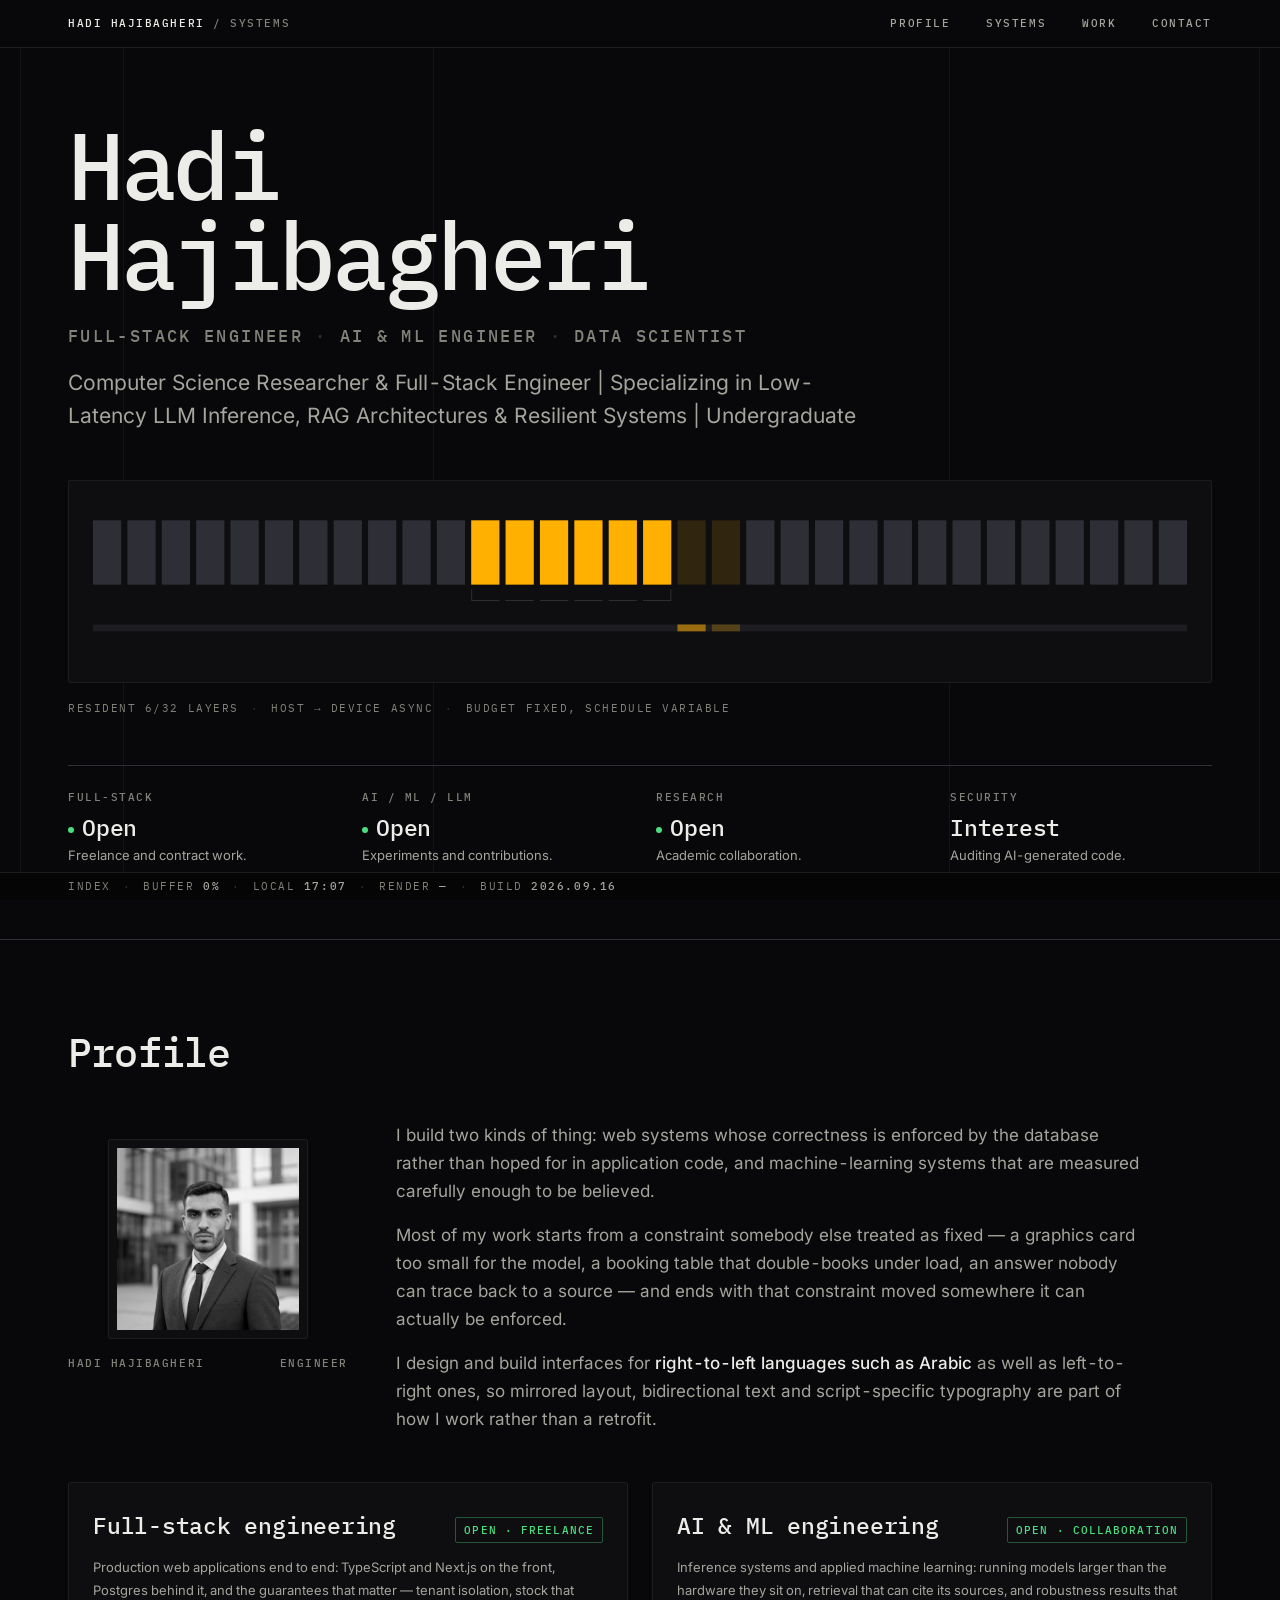
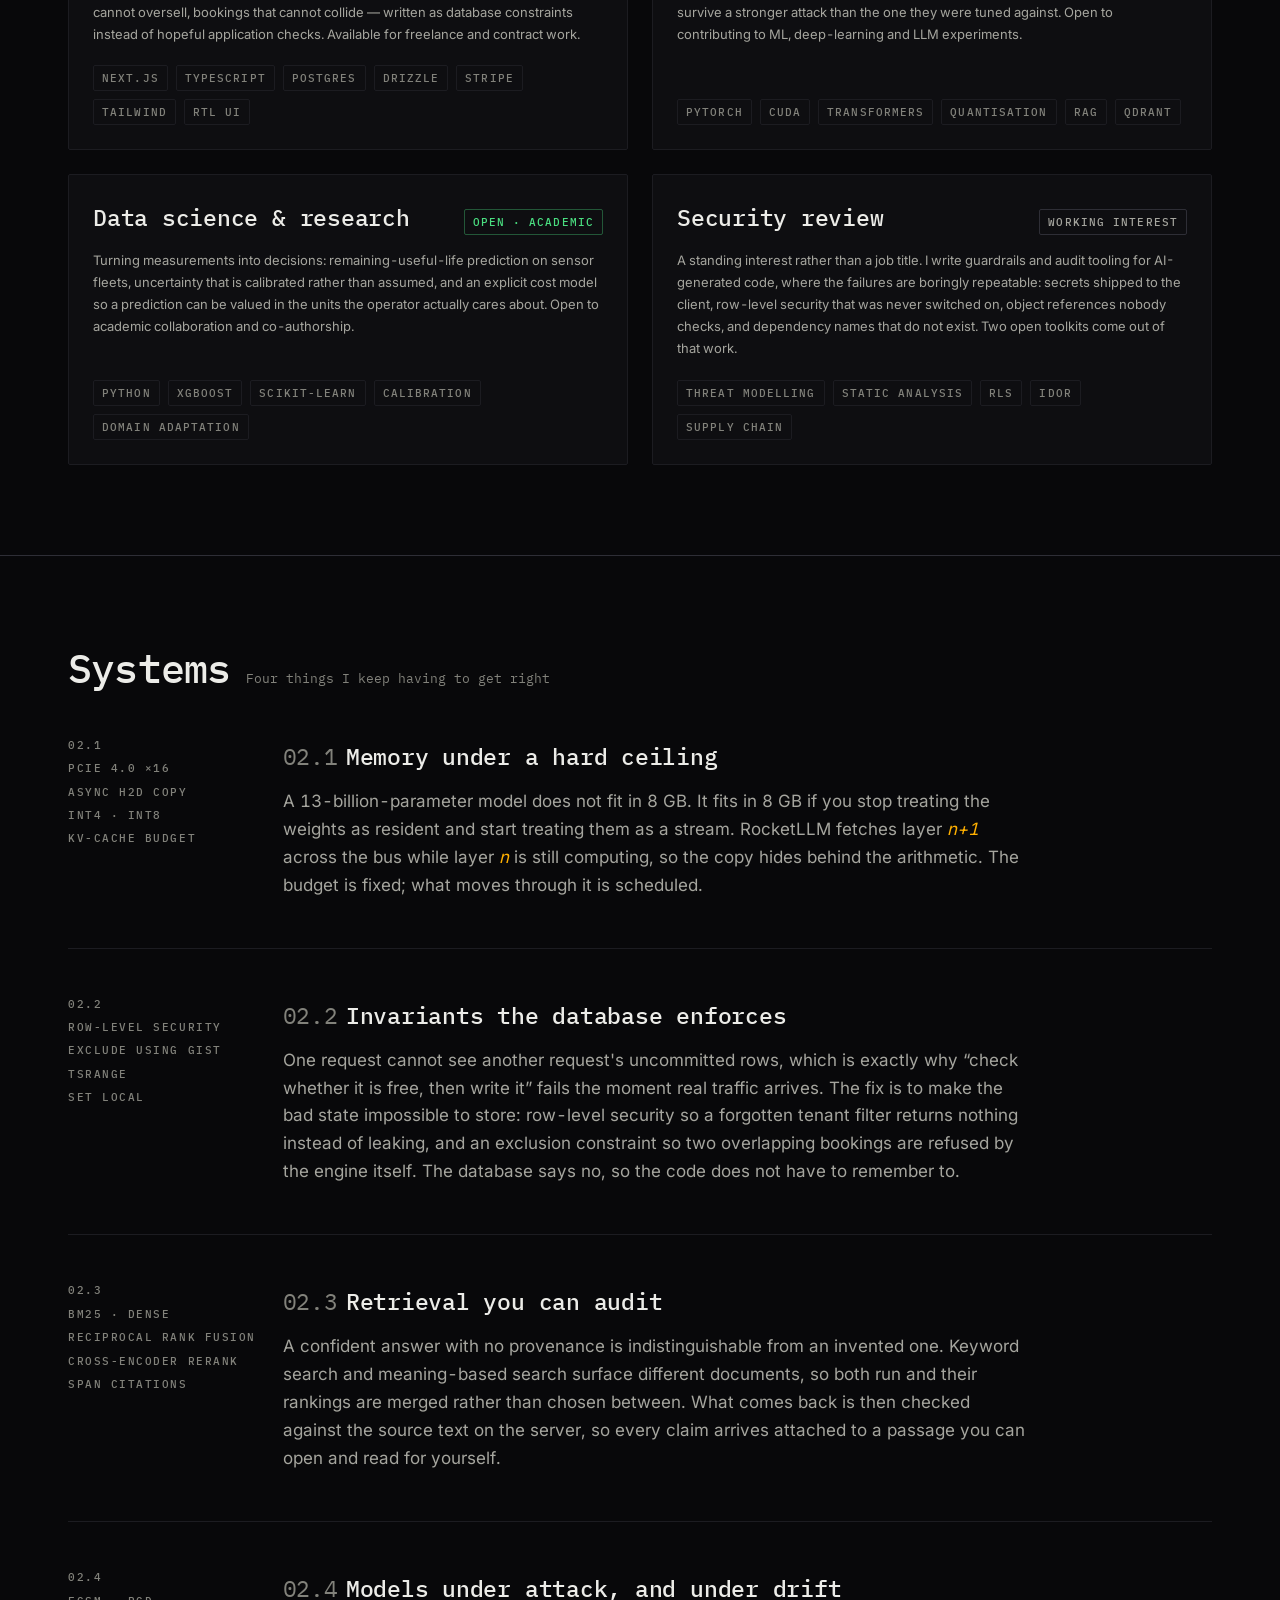
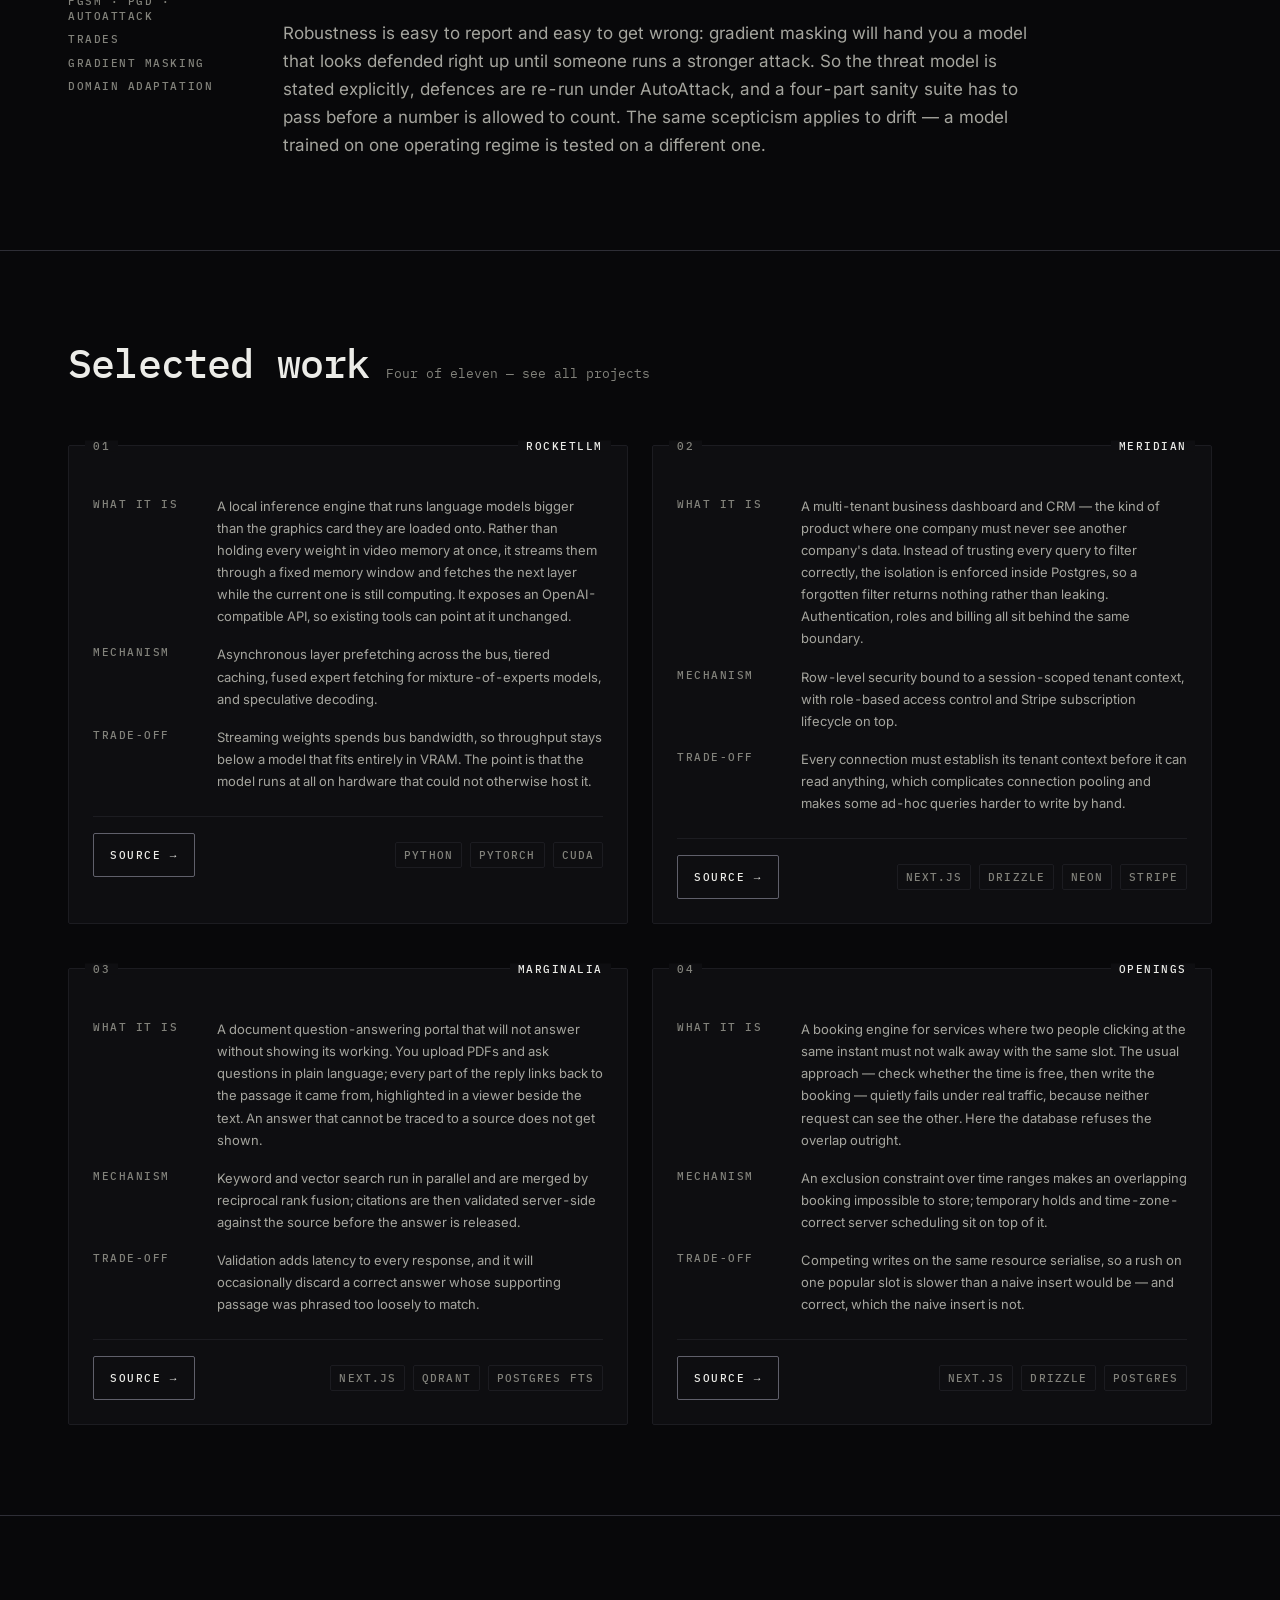
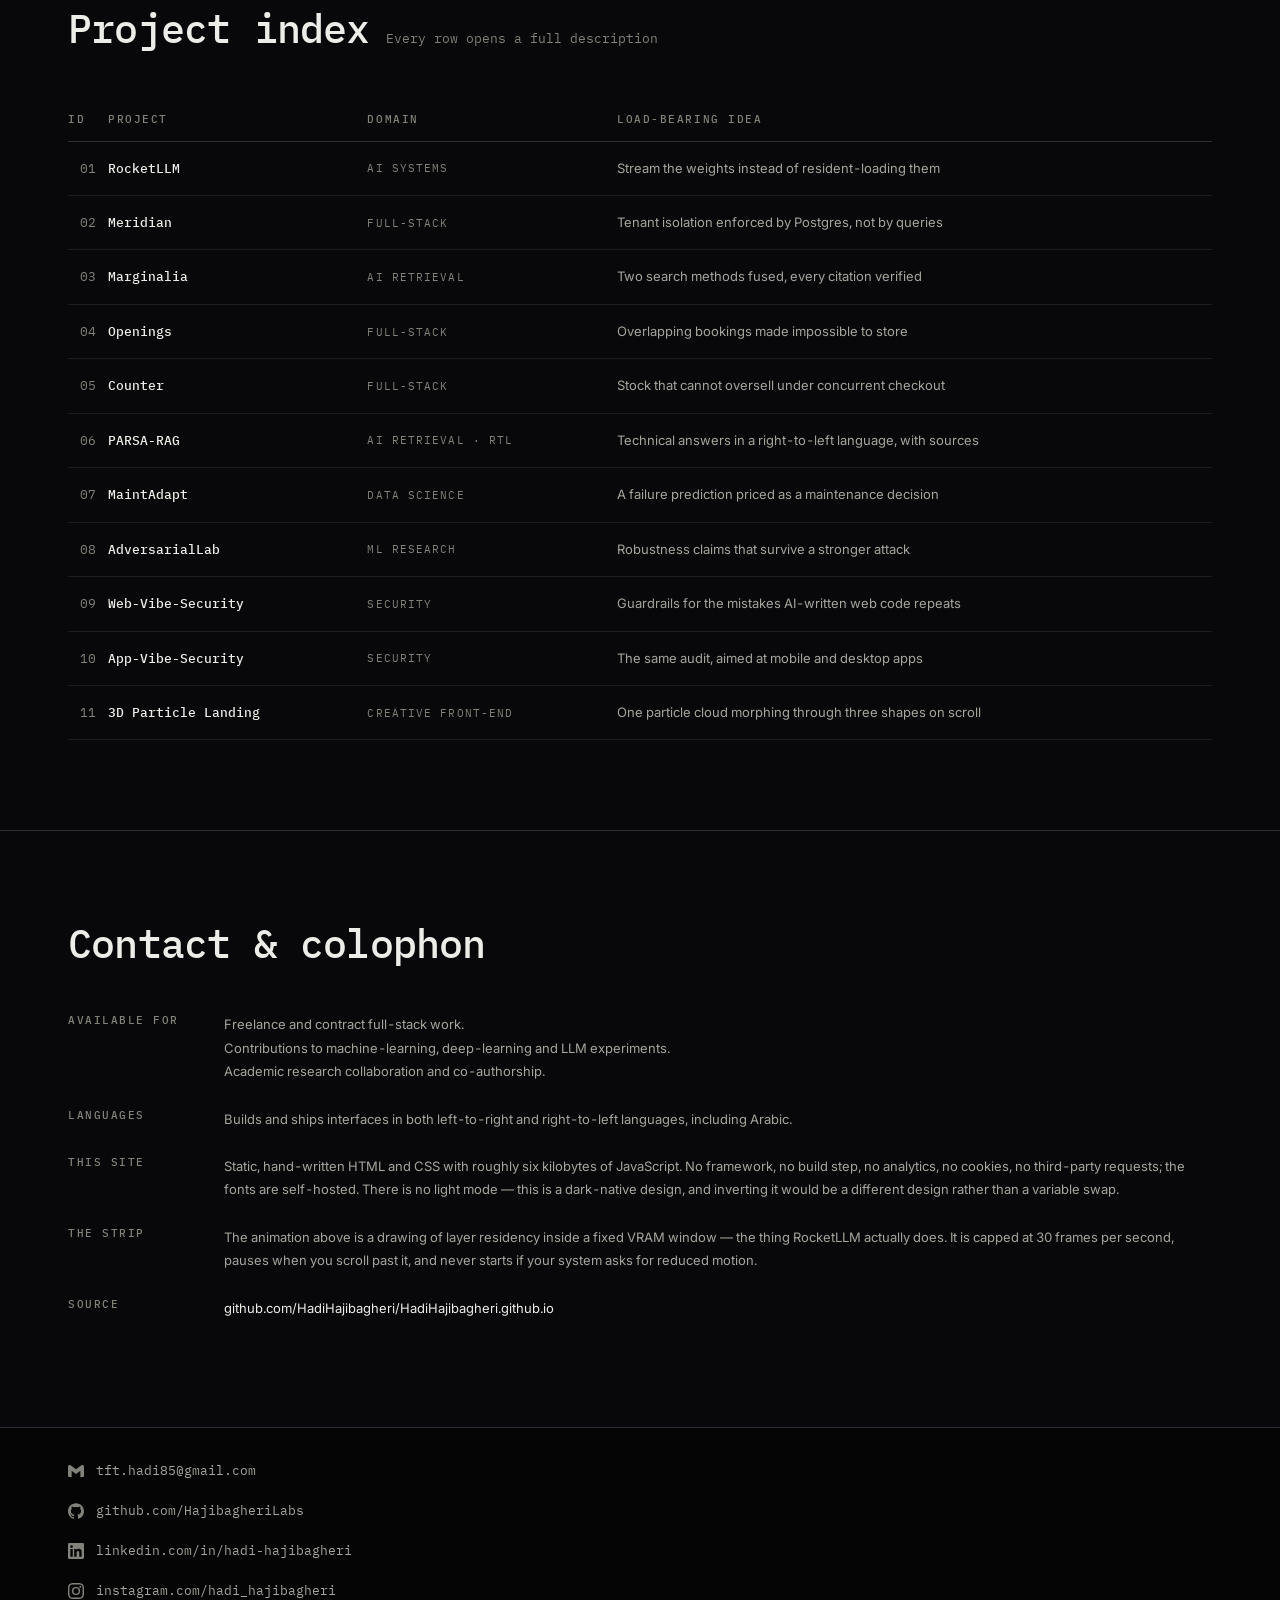
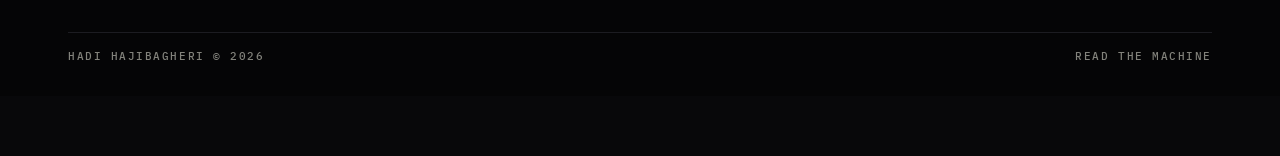
<file: index.html>
<!doctype html>
<html lang="en">
<head>
<meta charset="utf-8">
<meta name="viewport" content="width=device-width, initial-scale=1">
<title>Hadi Hajibagheri — Full-stack, AI & Data Science Engineer</title>
<meta name="description" content="Hadi Hajibagheri — full-stack engineer available for freelance work, AI/ML engineer and data scientist open to research collaboration. I work at the layer where the abstraction leaks.">
<meta name="author" content="Hadi Hajibagheri">
<meta name="theme-color" content="#08080A">
<link rel="canonical" href="https://hadihajibagheri.github.io/">

<meta property="og:type" content="website">
<meta property="og:title" content="Hadi Hajibagheri — Full-stack, AI & Data Science Engineer">
<meta property="og:description" content="I work at the layer where the abstraction leaks: memory budgets, isolation boundaries, retrieval provenance, adversarial bounds.">
<meta property="og:url" content="https://hadihajibagheri.github.io/">
<meta property="og:image" content="https://hadihajibagheri.github.io/assets/img/og.png">
<meta name="twitter:card" content="summary_large_image">

<link rel="icon" href="assets/img/favicon.svg" type="image/svg+xml">
<link rel="apple-touch-icon" href="assets/img/apple-touch-icon.png">

<link rel="preload" href="assets/fonts/plex-mono-500.woff2" as="font" type="font/woff2" crossorigin>
<link rel="stylesheet" href="assets/css/site.css">
</head>
<body>

<a class="skip-link" href="#main">Skip to content</a>
<div class="grid-rules" aria-hidden="true"></div>

<header class="topbar">
  <div class="container">
    <a class="brand" href="index.html">Hadi Hajibagheri <span>/ Systems</span></a>
    <nav class="nav" aria-label="Sections">
      <a href="#profile" data-nav="profile">Profile</a>
      <a href="#systems" data-nav="systems">Systems</a>
      <a href="#work"    data-nav="work">Work</a>
      <a href="#contact" data-nav="contact">Contact</a>
    </nav>
  </div>
</header>

<div class="site">
<main id="main">

<!-- ======================================================== 00 · HERO -->
<section id="hero" class="section hero" data-name="Index">
  <div class="container">

    <h1 class="hero-name"><span class="ln">Hadi</span><span class="ln">Hajibagheri</span></h1>

    <p class="hero-role">
      <span>Full-stack engineer</span><span class="sep" aria-hidden="true">·</span>
      <span>AI &amp; ML engineer</span><span class="sep" aria-hidden="true">·</span>
      <span>Data scientist</span>
    </p>

    <p class="lead hero-lead">
      Computer Science Researcher &amp; Full-Stack Engineer | Specializing in
      Low-Latency LLM Inference, RAG Architectures &amp; Resilient Systems | Undergraduate
    </p>

    <div class="residency" data-residency>
      <div class="residency-figure">
        <svg viewBox="0 0 1000 140" preserveAspectRatio="none" xmlns="http://www.w3.org/2000/svg" role="img" aria-label="A 32-layer model strip: six layers are resident inside a fixed VRAM window while the next two are being copied across the bus."><title>Layer residency inside a fixed VRAM window</title><rect x="0" y="14" width="25.801" height="58.8" fill="#2E2E36"/><rect x="31.426" y="14" width="25.801" height="58.8" fill="#2E2E36"/><rect x="62.852" y="14" width="25.801" height="58.8" fill="#2E2E36"/><rect x="94.277" y="14" width="25.801" height="58.8" fill="#2E2E36"/><rect x="125.703" y="14" width="25.801" height="58.8" fill="#2E2E36"/><rect x="157.129" y="14" width="25.801" height="58.8" fill="#2E2E36"/><rect x="188.555" y="14" width="25.801" height="58.8" fill="#2E2E36"/><rect x="219.98" y="14" width="25.801" height="58.8" fill="#2E2E36"/><rect x="251.406" y="14" width="25.801" height="58.8" fill="#FFB000"/><rect x="282.832" y="14" width="25.801" height="58.8" fill="#FFB000"/><rect x="314.258" y="14" width="25.801" height="58.8" fill="#FFB000"/><rect x="345.684" y="14" width="25.801" height="58.8" fill="#FFB000"/><rect x="377.109" y="14" width="25.801" height="58.8" fill="#FFB000"/><rect x="408.535" y="14" width="25.801" height="58.8" fill="#FFB000"/><rect x="439.961" y="14" width="25.801" height="58.8" fill="rgba(255,176,0,0.14)"/><rect x="471.387" y="14" width="25.801" height="58.8" fill="rgba(255,176,0,0.14)"/><rect x="502.812" y="14" width="25.801" height="58.8" fill="#2E2E36"/><rect x="534.238" y="14" width="25.801" height="58.8" fill="#2E2E36"/><rect x="565.664" y="14" width="25.801" height="58.8" fill="#2E2E36"/><rect x="597.09" y="14" width="25.801" height="58.8" fill="#2E2E36"/><rect x="628.516" y="14" width="25.801" height="58.8" fill="#2E2E36"/><rect x="659.941" y="14" width="25.801" height="58.8" fill="#2E2E36"/><rect x="691.367" y="14" width="25.801" height="58.8" fill="#2E2E36"/><rect x="722.793" y="14" width="25.801" height="58.8" fill="#2E2E36"/><rect x="754.219" y="14" width="25.801" height="58.8" fill="#2E2E36"/><rect x="785.645" y="14" width="25.801" height="58.8" fill="#2E2E36"/><rect x="817.07" y="14" width="25.801" height="58.8" fill="#2E2E36"/><rect x="848.496" y="14" width="25.801" height="58.8" fill="#2E2E36"/><rect x="879.922" y="14" width="25.801" height="58.8" fill="#2E2E36"/><rect x="911.348" y="14" width="25.801" height="58.8" fill="#2E2E36"/><rect x="942.773" y="14" width="25.801" height="58.8" fill="#2E2E36"/><rect x="974.199" y="14" width="25.801" height="58.8" fill="#2E2E36"/><path d="M251.406 87.3 H277.207" stroke="#2E2E36" stroke-width="1" fill="none"/><path d="M251.906 86.8 V77" stroke="#2E2E36" stroke-width="1" fill="none"/><path d="M282.832 87.3 H308.633" stroke="#2E2E36" stroke-width="1" fill="none"/><path d="M314.258 87.3 H340.059" stroke="#2E2E36" stroke-width="1" fill="none"/><path d="M345.684 87.3 H371.484" stroke="#2E2E36" stroke-width="1" fill="none"/><path d="M377.109 87.3 H402.91" stroke="#2E2E36" stroke-width="1" fill="none"/><path d="M408.535 87.3 H434.336" stroke="#2E2E36" stroke-width="1" fill="none"/><path d="M433.836 86.8 V77" stroke="#2E2E36" stroke-width="1" fill="none"/><rect x="0" y="109.2" width="1000" height="6.3" fill="#1C1C21"/><rect x="439.961" y="109.2" width="25.801" height="6.3" fill="#FFB000" opacity="0.55"/><rect x="471.387" y="109.2" width="25.801" height="6.3" fill="#FFB000" opacity="0.25"/></svg>
        <canvas aria-hidden="true"></canvas>
      </div>
    </div>
    <p class="residency-caption">
      <span>Resident 6/32 layers</span><span class="sep" aria-hidden="true">·</span>
      <span>Host → device async</span><span class="sep" aria-hidden="true">·</span>
      <span>Budget fixed, schedule variable</span>
    </p>

    <h2 class="vh">Availability</h2>
    <div class="readouts" data-reveal-group>
      <div class="readout">
        <span class="micro">Full-stack</span>
        <p class="readout-value"><span class="dot" aria-hidden="true"></span>Open</p>
        <p class="readout-sub">Freelance and contract work.</p>
      </div>
      <div class="readout">
        <span class="micro">AI / ML / LLM</span>
        <p class="readout-value"><span class="dot" aria-hidden="true"></span>Open</p>
        <p class="readout-sub">Experiments and contributions.</p>
      </div>
      <div class="readout">
        <span class="micro">Research</span>
        <p class="readout-value"><span class="dot" aria-hidden="true"></span>Open</p>
        <p class="readout-sub">Academic collaboration.</p>
      </div>
      <div class="readout">
        <span class="micro">Security</span>
        <p class="readout-value">Interest</p>
        <p class="readout-sub">Auditing AI-generated code.</p>
      </div>
    </div>

  </div>
</section>

<!-- ===================================================== 01 · PROFILE -->
<section id="profile" class="section" data-name="Profile">
  <div class="container">
    <div class="section-head">
      <h2 class="section-title">Profile</h2>
    </div>

    <div class="profile-grid">
      <div>
        <!-- PORTRAIT: replace assets/img/portrait.jpg with your own square photo.
             Keep the same filename and nothing else needs to change. -->
        <figure class="portrait-frame">
          <img src="assets/img/portrait.jpg" width="900" height="900"
               alt="Hadi Hajibagheri" loading="lazy" decoding="async">
        </figure>
        <p class="portrait-cap">
          <span class="micro">Hadi Hajibagheri</span>
          <span class="micro">Engineer</span>
        </p>
      </div>

      <div>
        <p class="prose">
          I build two kinds of thing: web systems whose correctness is enforced by the
          database rather than hoped for in application code, and machine-learning
          systems that are measured carefully enough to be believed.
        </p>
        <p class="prose">
          Most of my work starts from a constraint somebody else treated as fixed — a
          graphics card too small for the model, a booking table that double-books under
          load, an answer nobody can trace back to a source — and ends with that
          constraint moved somewhere it can actually be enforced.
        </p>
        <p class="prose">
          I design and build interfaces for <strong>right-to-left languages such as
          Arabic</strong> as well as left-to-right ones, so mirrored layout, bidirectional
          text and script-specific typography are part of how I work rather than a
          retrofit.
        </p>
      </div>
    </div>

    <h3 class="vh">What I am available for</h3>
    <div class="practice" data-reveal-group>

      <article class="practice-item">
        <div class="practice-head">
          <h4 class="practice-title">Full-stack engineering</h4>
          <span class="avail avail-open">Open · Freelance</span>
        </div>
        <p class="practice-body">
          Production web applications end to end: TypeScript and Next.js on the front,
          Postgres behind it, and the guarantees that matter — tenant isolation, stock
          that cannot oversell, bookings that cannot collide — written as database
          constraints instead of hopeful application checks. Available for freelance and
          contract work.
        </p>
        <div class="practice-tags">
          <span class="tag">Next.js</span><span class="tag">TypeScript</span>
          <span class="tag">Postgres</span><span class="tag">Drizzle</span>
          <span class="tag">Stripe</span><span class="tag">Tailwind</span>
          <span class="tag">RTL UI</span>
        </div>
      </article>

      <article class="practice-item">
        <div class="practice-head">
          <h4 class="practice-title">AI &amp; ML engineering</h4>
          <span class="avail avail-open">Open · Collaboration</span>
        </div>
        <p class="practice-body">
          Inference systems and applied machine learning: running models larger than the
          hardware they sit on, retrieval that can cite its sources, and robustness
          results that survive a stronger attack than the one they were tuned against.
          Open to contributing to ML, deep-learning and LLM experiments.
        </p>
        <div class="practice-tags">
          <span class="tag">PyTorch</span><span class="tag">CUDA</span>
          <span class="tag">Transformers</span><span class="tag">Quantisation</span>
          <span class="tag">RAG</span><span class="tag">Qdrant</span>
        </div>
      </article>

      <article class="practice-item">
        <div class="practice-head">
          <h4 class="practice-title">Data science &amp; research</h4>
          <span class="avail avail-open">Open · Academic</span>
        </div>
        <p class="practice-body">
          Turning measurements into decisions: remaining-useful-life prediction on sensor
          fleets, uncertainty that is calibrated rather than assumed, and an explicit cost
          model so a prediction can be valued in the units the operator actually cares
          about. Open to academic collaboration and co-authorship.
        </p>
        <div class="practice-tags">
          <span class="tag">Python</span><span class="tag">XGBoost</span>
          <span class="tag">scikit-learn</span><span class="tag">Calibration</span>
          <span class="tag">Domain adaptation</span>
        </div>
      </article>

      <article class="practice-item">
        <div class="practice-head">
          <h4 class="practice-title">Security review</h4>
          <span class="avail">Working interest</span>
        </div>
        <p class="practice-body">
          A standing interest rather than a job title. I write guardrails and audit tooling
          for AI-generated code, where the failures are boringly repeatable: secrets shipped
          to the client, row-level security that was never switched on, object references
          nobody checks, and dependency names that do not exist. Two open toolkits come out
          of that work.
        </p>
        <div class="practice-tags">
          <span class="tag">Threat modelling</span><span class="tag">Static analysis</span>
          <span class="tag">RLS</span><span class="tag">IDOR</span>
          <span class="tag">Supply chain</span>
        </div>
      </article>

    </div>
  </div>
</section>

<!-- ===================================================== 02 · SYSTEMS -->
<section id="systems" class="section" data-name="Systems">
  <div class="container">
    <div class="section-head">
      <h2 class="section-title">Systems</h2>
      <span class="section-note">Four things I keep having to get right</span>
    </div>

    <div class="clause railed">
      <div class="rail" aria-hidden="true">
        <span class="micro">02.1</span>
        <span class="micro">PCIe 4.0 ×16</span>
        <span class="micro">Async H2D copy</span>
        <span class="micro">INT4 · INT8</span>
        <span class="micro">KV-cache budget</span>
      </div>
      <div>
        <h3 class="clause-title"><span class="clause-no" aria-hidden="true">02.1</span>Memory under a hard ceiling</h3>
        <p class="prose">
          A 13-billion-parameter model does not fit in 8 GB. It fits in 8 GB if you stop
          treating the weights as resident and start treating them as a stream. RocketLLM
          fetches layer <em class="sig">n+1</em> across the bus while layer
          <em class="sig">n</em> is still computing, so the copy hides behind the
          arithmetic. The budget is fixed; what moves through it is scheduled.
        </p>
      </div>
    </div>

    <div class="clause railed">
      <div class="rail" aria-hidden="true">
        <span class="micro">02.2</span>
        <span class="micro">Row-level security</span>
        <span class="micro">EXCLUDE USING GIST</span>
        <span class="micro">tsrange</span>
        <span class="micro">SET LOCAL</span>
      </div>
      <div>
        <h3 class="clause-title"><span class="clause-no" aria-hidden="true">02.2</span>Invariants the database enforces</h3>
        <p class="prose">
          One request cannot see another request's uncommitted rows, which is exactly why
          “check whether it is free, then write it” fails the moment real traffic arrives.
          The fix is to make the bad state impossible to store: row-level security so a
          forgotten tenant filter returns nothing instead of leaking, and an exclusion
          constraint so two overlapping bookings are refused by the engine itself. The
          database says no, so the code does not have to remember to.
        </p>
      </div>
    </div>

    <div class="clause railed">
      <div class="rail" aria-hidden="true">
        <span class="micro">02.3</span>
        <span class="micro">BM25 · dense</span>
        <span class="micro">Reciprocal rank fusion</span>
        <span class="micro">Cross-encoder rerank</span>
        <span class="micro">Span citations</span>
      </div>
      <div>
        <h3 class="clause-title"><span class="clause-no" aria-hidden="true">02.3</span>Retrieval you can audit</h3>
        <p class="prose">
          A confident answer with no provenance is indistinguishable from an invented one.
          Keyword search and meaning-based search surface different documents, so both run
          and their rankings are merged rather than chosen between. What comes back is then
          checked against the source text on the server, so every claim arrives attached to
          a passage you can open and read for yourself.
        </p>
      </div>
    </div>

    <div class="clause railed">
      <div class="rail" aria-hidden="true">
        <span class="micro">02.4</span>
        <span class="micro">FGSM · PGD · AutoAttack</span>
        <span class="micro">TRADES</span>
        <span class="micro">Gradient masking</span>
        <span class="micro">Domain adaptation</span>
      </div>
      <div>
        <h3 class="clause-title"><span class="clause-no" aria-hidden="true">02.4</span>Models under attack, and under drift</h3>
        <p class="prose">
          Robustness is easy to report and easy to get wrong: gradient masking will hand you
          a model that looks defended right up until someone runs a stronger attack. So the
          threat model is stated explicitly, defences are re-run under AutoAttack, and a
          four-part sanity suite has to pass before a number is allowed to count. The same
          scepticism applies to drift — a model trained on one operating regime is tested on
          a different one.
        </p>
      </div>
    </div>

  </div>
</section>

<!-- ================================================ 03 · SELECTED WORK -->
<!-- ADDING A PROJECT? See README.md. The four cards below are the curated
     highlights; the full list lives in § 04 and in projects.html. -->
<section id="work" class="section" data-name="Selected work">
  <div class="container">
    <div class="section-head">
      <h2 class="section-title">Selected work</h2>
      <span class="section-note">Four of eleven — <a class="u-link" href="projects.html">see all projects</a></span>
    </div>

    <div class="cards" data-reveal-group>

      <article class="spec">
        <span class="spec-id" aria-hidden="true">01</span>
        <h3 class="spec-name">RocketLLM</h3>
        <dl>
          <div class="spec-row">
            <dt class="micro">What it is</dt>
            <dd>
              A local inference engine that runs language models bigger than the graphics
              card they are loaded onto. Rather than holding every weight in video memory at
              once, it streams them through a fixed memory window and fetches the next layer
              while the current one is still computing. It exposes an OpenAI-compatible API,
              so existing tools can point at it unchanged.
            </dd>
          </div>
          <div class="spec-row">
            <dt class="micro">Mechanism</dt>
            <dd>Asynchronous layer prefetching across the bus, tiered caching, fused expert fetching for mixture-of-experts models, and speculative decoding.</dd>
          </div>
          <div class="spec-row">
            <dt class="micro">Trade-off</dt>
            <dd>Streaming weights spends bus bandwidth, so throughput stays below a model that fits entirely in VRAM. The point is that the model runs at all on hardware that could not otherwise host it.</dd>
          </div>
        </dl>
        <div class="spec-foot">
          <a class="btn" href="https://github.com/HajibagheriLabs/RocketLLM" target="_blank" rel="noopener">Source →</a>
          <span class="spec-stack"><span class="tag">Python</span><span class="tag">PyTorch</span><span class="tag">CUDA</span></span>
        </div>
      </article>

      <article class="spec">
        <span class="spec-id" aria-hidden="true">02</span>
        <h3 class="spec-name">Meridian</h3>
        <dl>
          <div class="spec-row">
            <dt class="micro">What it is</dt>
            <dd>
              A multi-tenant business dashboard and CRM — the kind of product where one
              company must never see another company's data. Instead of trusting every query
              to filter correctly, the isolation is enforced inside Postgres, so a forgotten
              filter returns nothing rather than leaking. Authentication, roles and billing
              all sit behind the same boundary.
            </dd>
          </div>
          <div class="spec-row">
            <dt class="micro">Mechanism</dt>
            <dd>Row-level security bound to a session-scoped tenant context, with role-based access control and Stripe subscription lifecycle on top.</dd>
          </div>
          <div class="spec-row">
            <dt class="micro">Trade-off</dt>
            <dd>Every connection must establish its tenant context before it can read anything, which complicates connection pooling and makes some ad-hoc queries harder to write by hand.</dd>
          </div>
        </dl>
        <div class="spec-foot">
          <a class="btn" href="https://github.com/HajibagheriLabs/Meridian" target="_blank" rel="noopener">Source →</a>
          <span class="spec-stack"><span class="tag">Next.js</span><span class="tag">Drizzle</span><span class="tag">Neon</span><span class="tag">Stripe</span></span>
        </div>
      </article>

      <article class="spec">
        <span class="spec-id" aria-hidden="true">03</span>
        <h3 class="spec-name">Marginalia</h3>
        <dl>
          <div class="spec-row">
            <dt class="micro">What it is</dt>
            <dd>
              A document question-answering portal that will not answer without showing its
              working. You upload PDFs and ask questions in plain language; every part of the
              reply links back to the passage it came from, highlighted in a viewer beside
              the text. An answer that cannot be traced to a source does not get shown.
            </dd>
          </div>
          <div class="spec-row">
            <dt class="micro">Mechanism</dt>
            <dd>Keyword and vector search run in parallel and are merged by reciprocal rank fusion; citations are then validated server-side against the source before the answer is released.</dd>
          </div>
          <div class="spec-row">
            <dt class="micro">Trade-off</dt>
            <dd>Validation adds latency to every response, and it will occasionally discard a correct answer whose supporting passage was phrased too loosely to match.</dd>
          </div>
        </dl>
        <div class="spec-foot">
          <a class="btn" href="https://github.com/HajibagheriLabs/Marginalia" target="_blank" rel="noopener">Source →</a>
          <span class="spec-stack"><span class="tag">Next.js</span><span class="tag">Qdrant</span><span class="tag">Postgres FTS</span></span>
        </div>
      </article>

      <article class="spec">
        <span class="spec-id" aria-hidden="true">04</span>
        <h3 class="spec-name">Openings</h3>
        <dl>
          <div class="spec-row">
            <dt class="micro">What it is</dt>
            <dd>
              A booking engine for services where two people clicking at the same instant
              must not walk away with the same slot. The usual approach — check whether the
              time is free, then write the booking — quietly fails under real traffic,
              because neither request can see the other. Here the database refuses the
              overlap outright.
            </dd>
          </div>
          <div class="spec-row">
            <dt class="micro">Mechanism</dt>
            <dd>An exclusion constraint over time ranges makes an overlapping booking impossible to store; temporary holds and time-zone-correct server scheduling sit on top of it.</dd>
          </div>
          <div class="spec-row">
            <dt class="micro">Trade-off</dt>
            <dd>Competing writes on the same resource serialise, so a rush on one popular slot is slower than a naive insert would be — and correct, which the naive insert is not.</dd>
          </div>
        </dl>
        <div class="spec-foot">
          <a class="btn" href="https://github.com/HajibagheriLabs/Openings" target="_blank" rel="noopener">Source →</a>
          <span class="spec-stack"><span class="tag">Next.js</span><span class="tag">Drizzle</span><span class="tag">Postgres</span></span>
        </div>
      </article>

    </div>
  </div>
</section>

<!-- ======================================================= 04 · INDEX -->
<section id="index" class="section" data-name="Project index">
  <div class="container">
    <div class="section-head">
      <h2 class="section-title">Project index</h2>
      <span class="section-note">Every row opens a full description</span>
    </div>

    <!-- ADDING A PROJECT? Copy one <tr> block below and edit it, then add the
         matching card in projects.html. Instructions are in README.md. -->
    <table class="index-table">
      <caption class="vh">All projects, with domain and the single idea each one is built around.</caption>
      <thead>
        <tr>
          <th scope="col">ID</th>
          <th scope="col">Project</th>
          <th scope="col">Domain</th>
          <th scope="col">Load-bearing idea</th>
        </tr>
      </thead>
      <tbody>
        <tr>
          <td class="c-id">01</td>
          <td class="c-name"><a href="projects.html#rocketllm">RocketLLM</a></td>
          <td class="c-domain" data-label="Domain">AI systems</td>
          <td class="c-prim" data-label="Load-bearing idea">Stream the weights instead of resident-loading them</td>
        </tr>
        <tr>
          <td class="c-id">02</td>
          <td class="c-name"><a href="projects.html#meridian">Meridian</a></td>
          <td class="c-domain" data-label="Domain">Full-stack</td>
          <td class="c-prim" data-label="Load-bearing idea">Tenant isolation enforced by Postgres, not by queries</td>
        </tr>
        <tr>
          <td class="c-id">03</td>
          <td class="c-name"><a href="projects.html#marginalia">Marginalia</a></td>
          <td class="c-domain" data-label="Domain">AI retrieval</td>
          <td class="c-prim" data-label="Load-bearing idea">Two search methods fused, every citation verified</td>
        </tr>
        <tr>
          <td class="c-id">04</td>
          <td class="c-name"><a href="projects.html#openings">Openings</a></td>
          <td class="c-domain" data-label="Domain">Full-stack</td>
          <td class="c-prim" data-label="Load-bearing idea">Overlapping bookings made impossible to store</td>
        </tr>
        <tr>
          <td class="c-id">05</td>
          <td class="c-name"><a href="projects.html#counter">Counter</a></td>
          <td class="c-domain" data-label="Domain">Full-stack</td>
          <td class="c-prim" data-label="Load-bearing idea">Stock that cannot oversell under concurrent checkout</td>
        </tr>
        <tr>
          <td class="c-id">06</td>
          <td class="c-name"><a href="projects.html#parsa-rag">PARSA-RAG</a></td>
          <td class="c-domain" data-label="Domain">AI retrieval · RTL</td>
          <td class="c-prim" data-label="Load-bearing idea">Technical answers in a right-to-left language, with sources</td>
        </tr>
        <tr>
          <td class="c-id">07</td>
          <td class="c-name"><a href="projects.html#maintadapt">MaintAdapt</a></td>
          <td class="c-domain" data-label="Domain">Data science</td>
          <td class="c-prim" data-label="Load-bearing idea">A failure prediction priced as a maintenance decision</td>
        </tr>
        <tr>
          <td class="c-id">08</td>
          <td class="c-name"><a href="projects.html#adversariallab">AdversarialLab</a></td>
          <td class="c-domain" data-label="Domain">ML research</td>
          <td class="c-prim" data-label="Load-bearing idea">Robustness claims that survive a stronger attack</td>
        </tr>
        <tr>
          <td class="c-id">09</td>
          <td class="c-name"><a href="projects.html#web-vibe-security">Web-Vibe-Security</a></td>
          <td class="c-domain" data-label="Domain">Security</td>
          <td class="c-prim" data-label="Load-bearing idea">Guardrails for the mistakes AI-written web code repeats</td>
        </tr>
        <tr>
          <td class="c-id">10</td>
          <td class="c-name"><a href="projects.html#app-vibe-security">App-Vibe-Security</a></td>
          <td class="c-domain" data-label="Domain">Security</td>
          <td class="c-prim" data-label="Load-bearing idea">The same audit, aimed at mobile and desktop apps</td>
        </tr>
        <tr>
          <td class="c-id">11</td>
          <td class="c-name"><a href="projects.html#particle-landing">3D Particle Landing</a></td>
          <td class="c-domain" data-label="Domain">Creative front-end</td>
          <td class="c-prim" data-label="Load-bearing idea">One particle cloud morphing through three shapes on scroll</td>
        </tr>
      </tbody>
    </table>
  </div>
</section>

<!-- ===================================================== 05 · CONTACT -->
<section id="contact" class="section" data-name="Contact">
  <div class="container">
    <div class="section-head">
      <h2 class="section-title">Contact &amp; colophon</h2>
    </div>

    <dl class="deflist">
      <div>
        <dt class="micro">Available for</dt>
        <dd>
          Freelance and contract full-stack work.<br>
          Contributions to machine-learning, deep-learning and LLM experiments.<br>
          Academic research collaboration and co-authorship.
        </dd>
      </div>
      <div>
        <dt class="micro">Languages</dt>
        <dd>Builds and ships interfaces in both left-to-right and right-to-left languages, including Arabic.</dd>
      </div>
      <div>
        <dt class="micro">This site</dt>
        <dd>
          Static, hand-written HTML and CSS with roughly six kilobytes of JavaScript.
          No framework, no build step, no analytics, no cookies, no third-party requests;
          the fonts are self-hosted. There is no light mode — this is a dark-native design,
          and inverting it would be a different design rather than a variable swap.
        </dd>
      </div>
      <div>
        <dt class="micro">The strip</dt>
        <dd>
          The animation above is a drawing of layer residency inside a fixed VRAM window —
          the thing RocketLLM actually does. It is capped at 30 frames per second, pauses
          when you scroll past it, and never starts if your system asks for reduced motion.
        </dd>
      </div>
      <div>
        <dt class="micro">Source</dt>
        <dd><a class="u-link" href="https://github.com/HadiHajibagheri/HadiHajibagheri.github.io" target="_blank" rel="noopener">github.com/HadiHajibagheri/HadiHajibagheri.github.io</a></dd>
      </div>
    </dl>
  </div>
</section>

</main>

<footer class="footer">
  <div class="container">
    <ul class="footer-reach">
      <li><a class="u-link" href="mailto:tft.hadi85@gmail.com"><svg viewBox="0 0 24 24" aria-hidden="true" focusable="false"><path d="M24 5.457v13.909c0 .904-.732 1.636-1.636 1.636h-3.819V11.73L12 16.64l-6.545-4.91v9.273H1.636A1.636 1.636 0 0 1 0 19.366V5.457c0-2.023 2.309-3.178 3.927-1.964L5.455 4.64 12 9.548l6.545-4.909 1.528-1.145C21.69 2.28 24 3.434 24 5.457z"/></svg><span>tft.hadi85@gmail.com</span></a></li>
      <li><a class="u-link" href="https://github.com/HajibagheriLabs" target="_blank" rel="noopener"><svg viewBox="0 0 24 24" aria-hidden="true" focusable="false"><path d="M12 .297c-6.63 0-12 5.373-12 12 0 5.303 3.438 9.8 8.205 11.385.6.113.82-.258.82-.577 0-.285-.01-1.04-.015-2.04-3.338.724-4.042-1.61-4.042-1.61C4.422 18.07 3.633 17.7 3.633 17.7c-1.087-.744.084-.729.084-.729 1.205.084 1.838 1.236 1.838 1.236 1.07 1.835 2.809 1.305 3.495.998.108-.776.417-1.305.76-1.605-2.665-.3-5.466-1.332-5.466-5.93 0-1.31.465-2.38 1.235-3.22-.135-.303-.54-1.523.105-3.176 0 0 1.005-.322 3.3 1.23.96-.267 1.98-.399 3-.405 1.02.006 2.04.138 3 .405 2.28-1.552 3.285-1.23 3.285-1.23.645 1.653.24 2.873.12 3.176.765.84 1.23 1.91 1.23 3.22 0 4.61-2.805 5.625-5.475 5.92.42.36.81 1.096.81 2.22 0 1.606-.015 2.896-.015 3.286 0 .315.21.69.825.57C20.565 22.092 24 17.592 24 12.297c0-6.627-5.373-12-12-12"/></svg><span>github.com/HajibagheriLabs</span></a></li>
      <li><a class="u-link" href="https://www.linkedin.com/in/hadi-hajibagheri" target="_blank" rel="noopener"><svg viewBox="0 0 24 24" aria-hidden="true" focusable="false"><path d="M20.447 20.452h-3.554v-5.569c0-1.328-.027-3.037-1.852-3.037-1.853 0-2.136 1.445-2.136 2.939v5.667H9.351V9h3.414v1.561h.046c.477-.9 1.637-1.85 3.37-1.85 3.601 0 4.267 2.37 4.267 5.455v6.286zM5.337 7.433a2.062 2.062 0 0 1-2.063-2.065 2.064 2.064 0 1 1 2.063 2.065zm1.782 13.019H3.555V9h3.564v11.452zM22.225 0H1.771C.792 0 0 .774 0 1.729v20.542C0 23.227.792 24 1.771 24h20.451C23.2 24 24 23.227 24 22.271V1.729C24 .774 23.2 0 22.222 0h.003z"/></svg><span>linkedin.com/in/hadi-hajibagheri</span></a></li>
      <li><a class="u-link" href="https://www.instagram.com/hadi_hajibagheri" target="_blank" rel="noopener"><svg viewBox="0 0 24 24" aria-hidden="true" focusable="false"><path d="M12 0C8.74 0 8.333.015 7.053.072 5.775.132 4.905.333 4.14.63c-.789.306-1.459.717-2.126 1.384S.935 3.35.63 4.14C.333 4.905.131 5.775.072 7.053.012 8.333 0 8.74 0 12s.015 3.667.072 4.947c.06 1.277.261 2.148.558 2.913.306.788.717 1.459 1.384 2.126.667.666 1.336 1.079 2.126 1.384.766.296 1.636.499 2.913.558C8.333 23.988 8.74 24 12 24s3.667-.015 4.947-.072c1.277-.06 2.148-.262 2.913-.558.788-.306 1.459-.718 2.126-1.384.666-.667 1.079-1.335 1.384-2.126.296-.765.499-1.636.558-2.913.06-1.28.072-1.687.072-4.947s-.015-3.667-.072-4.947c-.06-1.277-.262-2.149-.558-2.913-.306-.789-.718-1.459-1.384-2.126C21.319 1.347 20.651.935 19.86.63c-.765-.297-1.636-.499-2.913-.558C15.667.012 15.26 0 12 0zm0 2.16c3.203 0 3.585.016 4.85.071 1.17.055 1.805.249 2.227.415.562.217.96.477 1.382.896.419.42.679.819.896 1.381.164.422.36 1.057.413 2.227.057 1.266.07 1.646.07 4.85s-.015 3.585-.074 4.85c-.061 1.17-.256 1.805-.421 2.227-.224.562-.479.96-.899 1.382-.419.419-.824.679-1.38.896-.42.164-1.065.36-2.235.413-1.274.057-1.649.07-4.859.07-3.211 0-3.586-.015-4.859-.074-1.171-.061-1.816-.256-2.236-.421-.569-.224-.96-.479-1.379-.899-.421-.419-.69-.824-.9-1.38-.165-.42-.359-1.065-.42-2.235-.045-1.26-.061-1.649-.061-4.844 0-3.196.016-3.586.061-4.861.061-1.17.255-1.814.42-2.234.21-.57.479-.96.9-1.381.419-.419.81-.689 1.379-.898.42-.166 1.051-.361 2.221-.421 1.275-.045 1.65-.06 4.859-.06L12 2.16zm0 3.678a6.162 6.162 0 1 0 0 12.324 6.162 6.162 0 0 0 0-12.324zM12 16a4 4 0 1 1 0-8 4 4 0 0 1 0 8zm7.846-10.405a1.441 1.441 0 0 1-2.88 0 1.44 1.44 0 0 1 2.88 0z"/></svg><span>instagram.com/hadi_hajibagheri</span></a></li>
    </ul>
    <div class="footer-meta">
      <span class="micro">Hadi Hajibagheri &copy; <span id="year">2026</span></span>
      <span class="micro">Read the machine</span>
    </div>
  </div>
</footer>
</div>

<nav class="botnav" aria-label="Sections">
  <a href="#profile" data-nav="profile">Profile</a>
  <a href="#systems" data-nav="systems">Systems</a>
  <a href="#work"    data-nav="work">Work</a>
  <a href="#contact" data-nav="contact">Contact</a>
</nav>

<div class="statusbar" aria-hidden="true">
  <div class="container">
    <span id="st-section">Index</span>
    <span class="sep">·</span>
    <span>Buffer <b id="st-buffer">0%</b></span>
    <span class="sep">·</span>
    <span>Local <b id="st-clock">--:--</b></span>
    <span class="sep">·</span>
    <span>Render <b id="st-render">—</b></span>
    <span class="sep">·</span>
    <span>Build <b>2026.09.16</b></span>
  </div>
</div>

<script src="assets/js/residency.js" defer></script>
<script src="assets/js/site.js" defer></script>
</body>
</html>
</file>
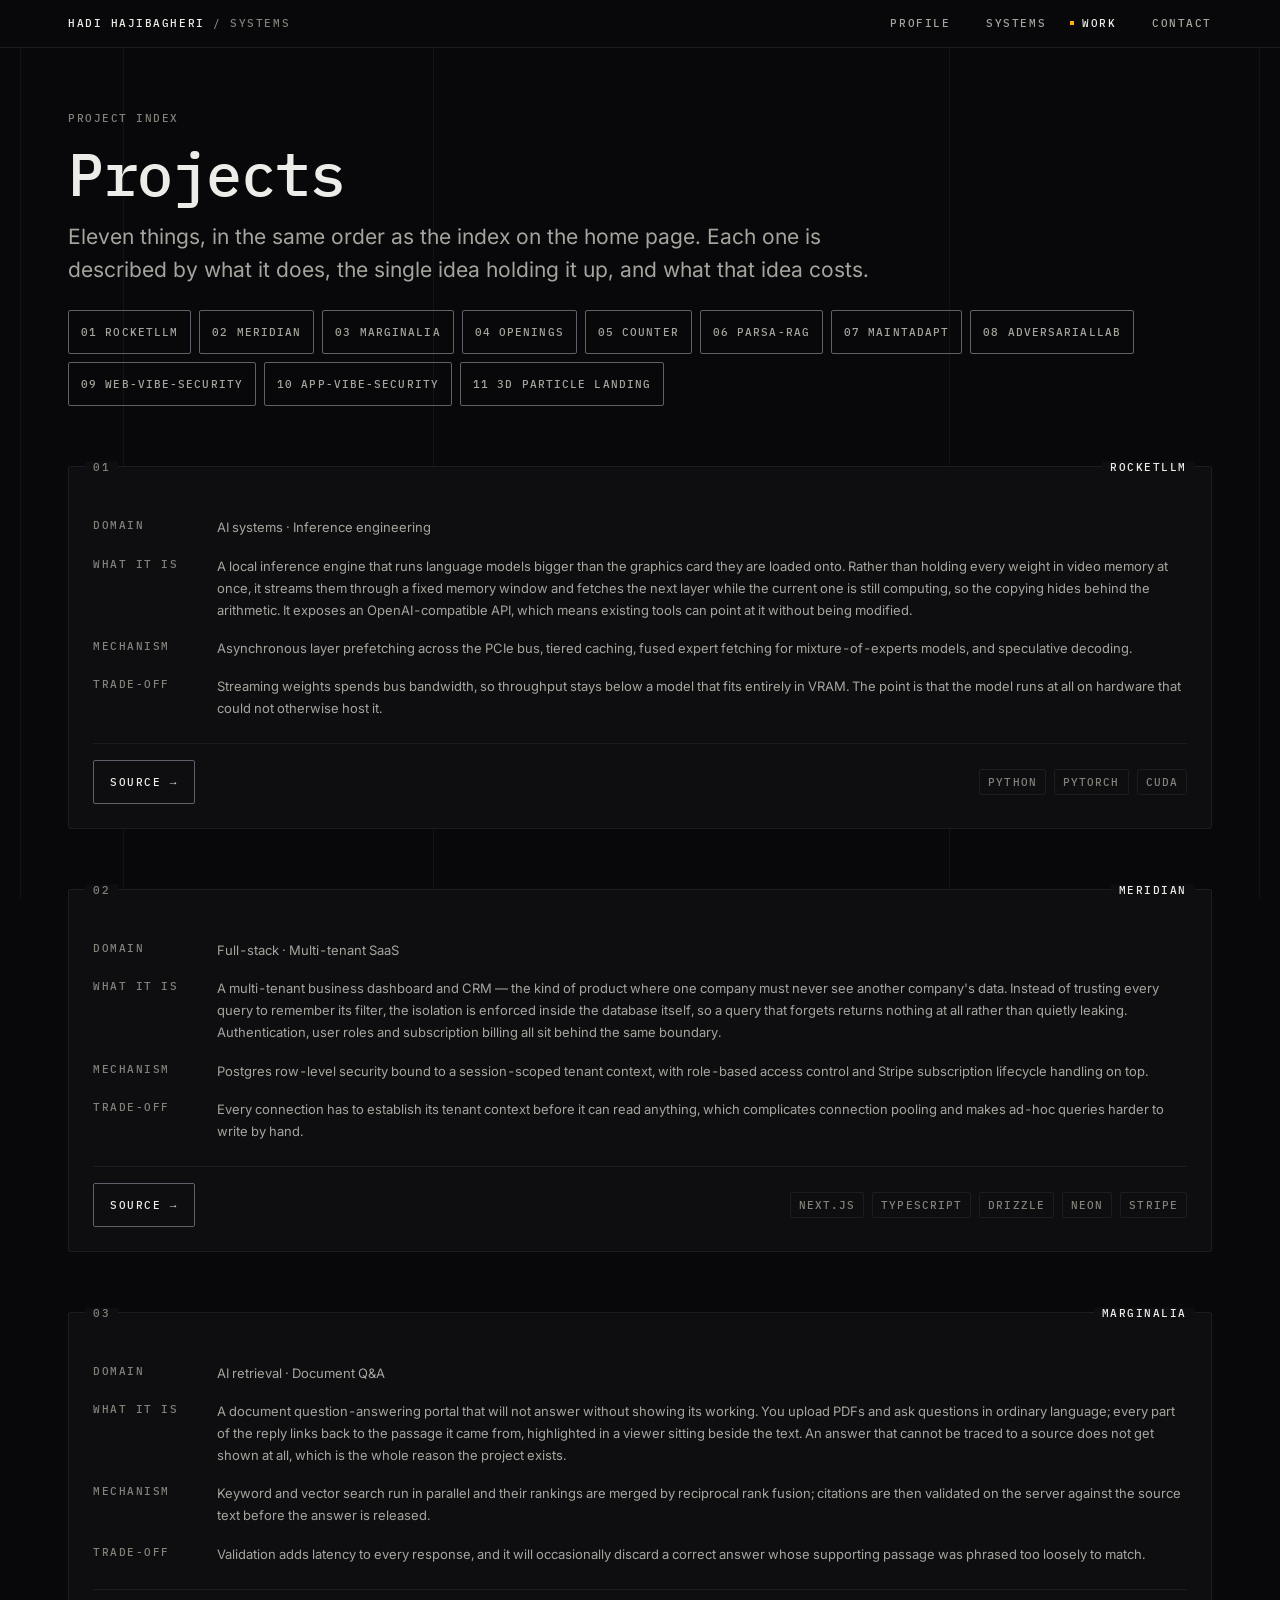
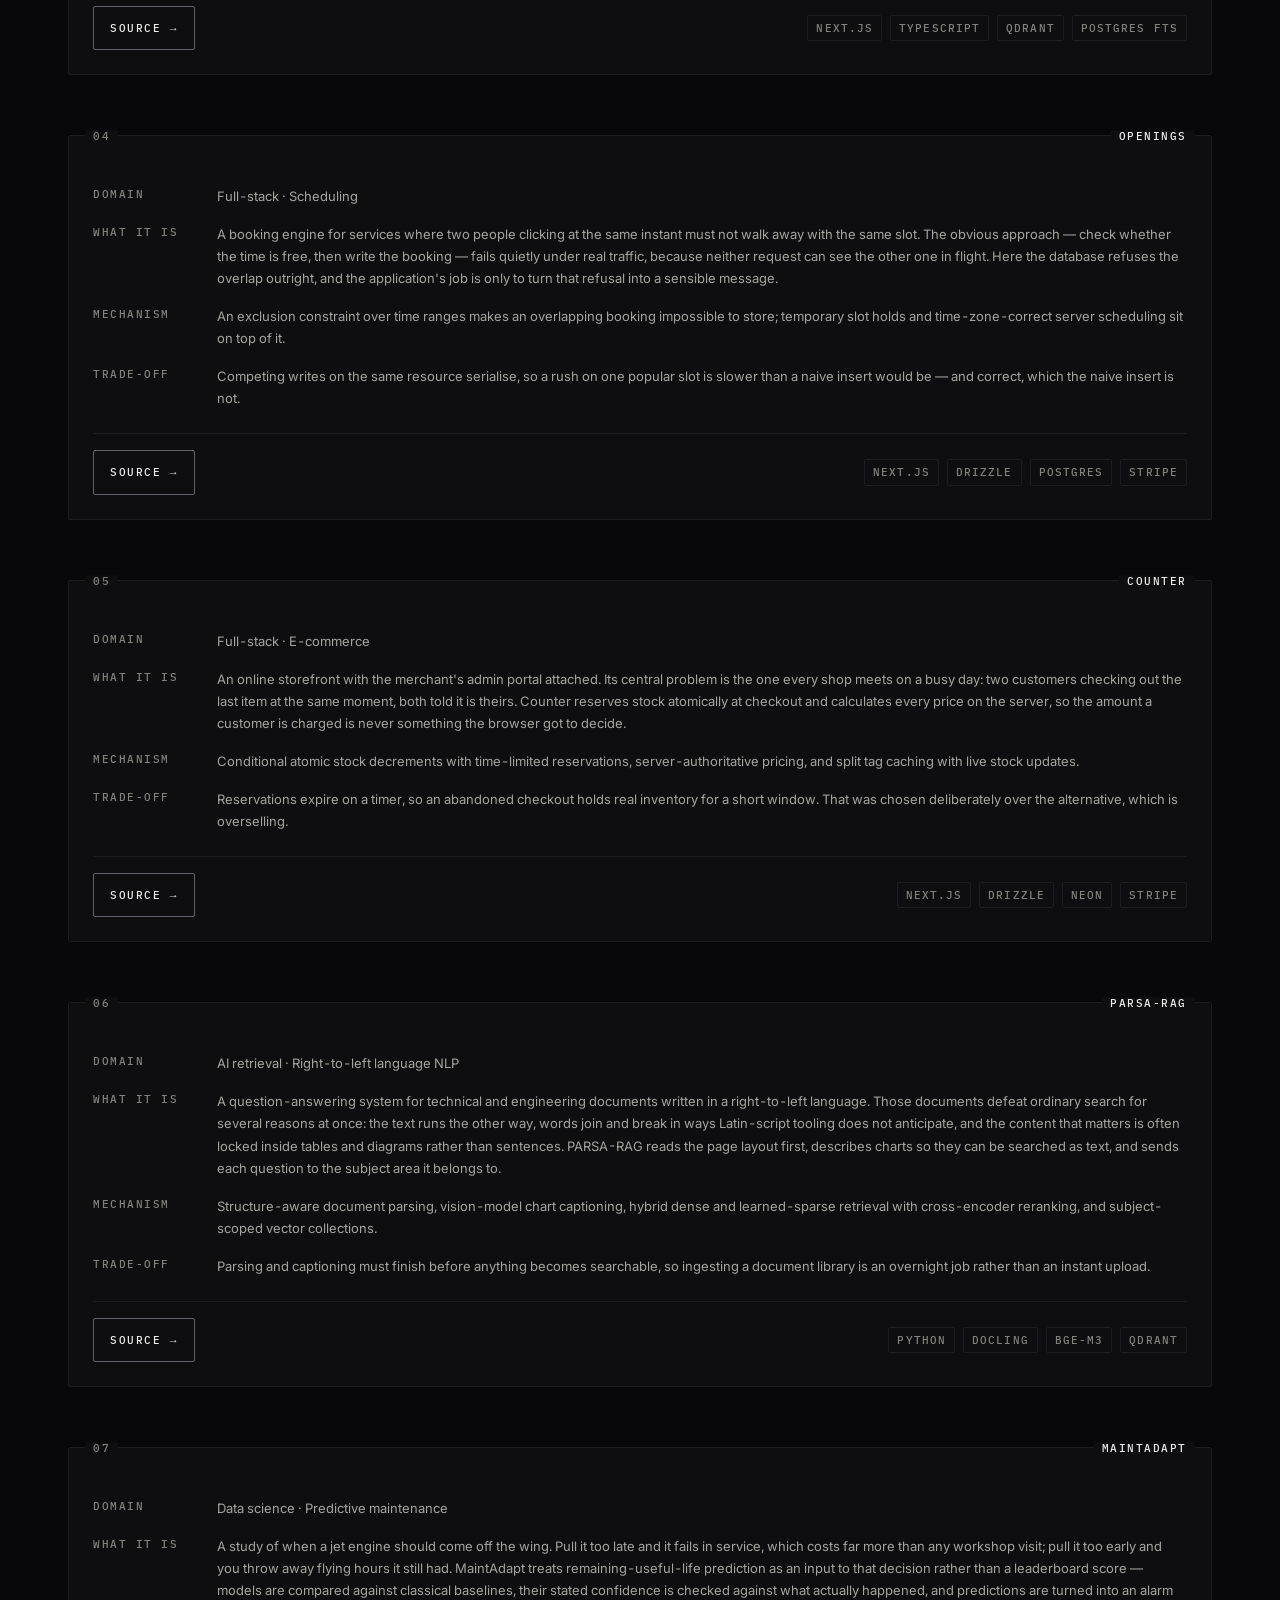
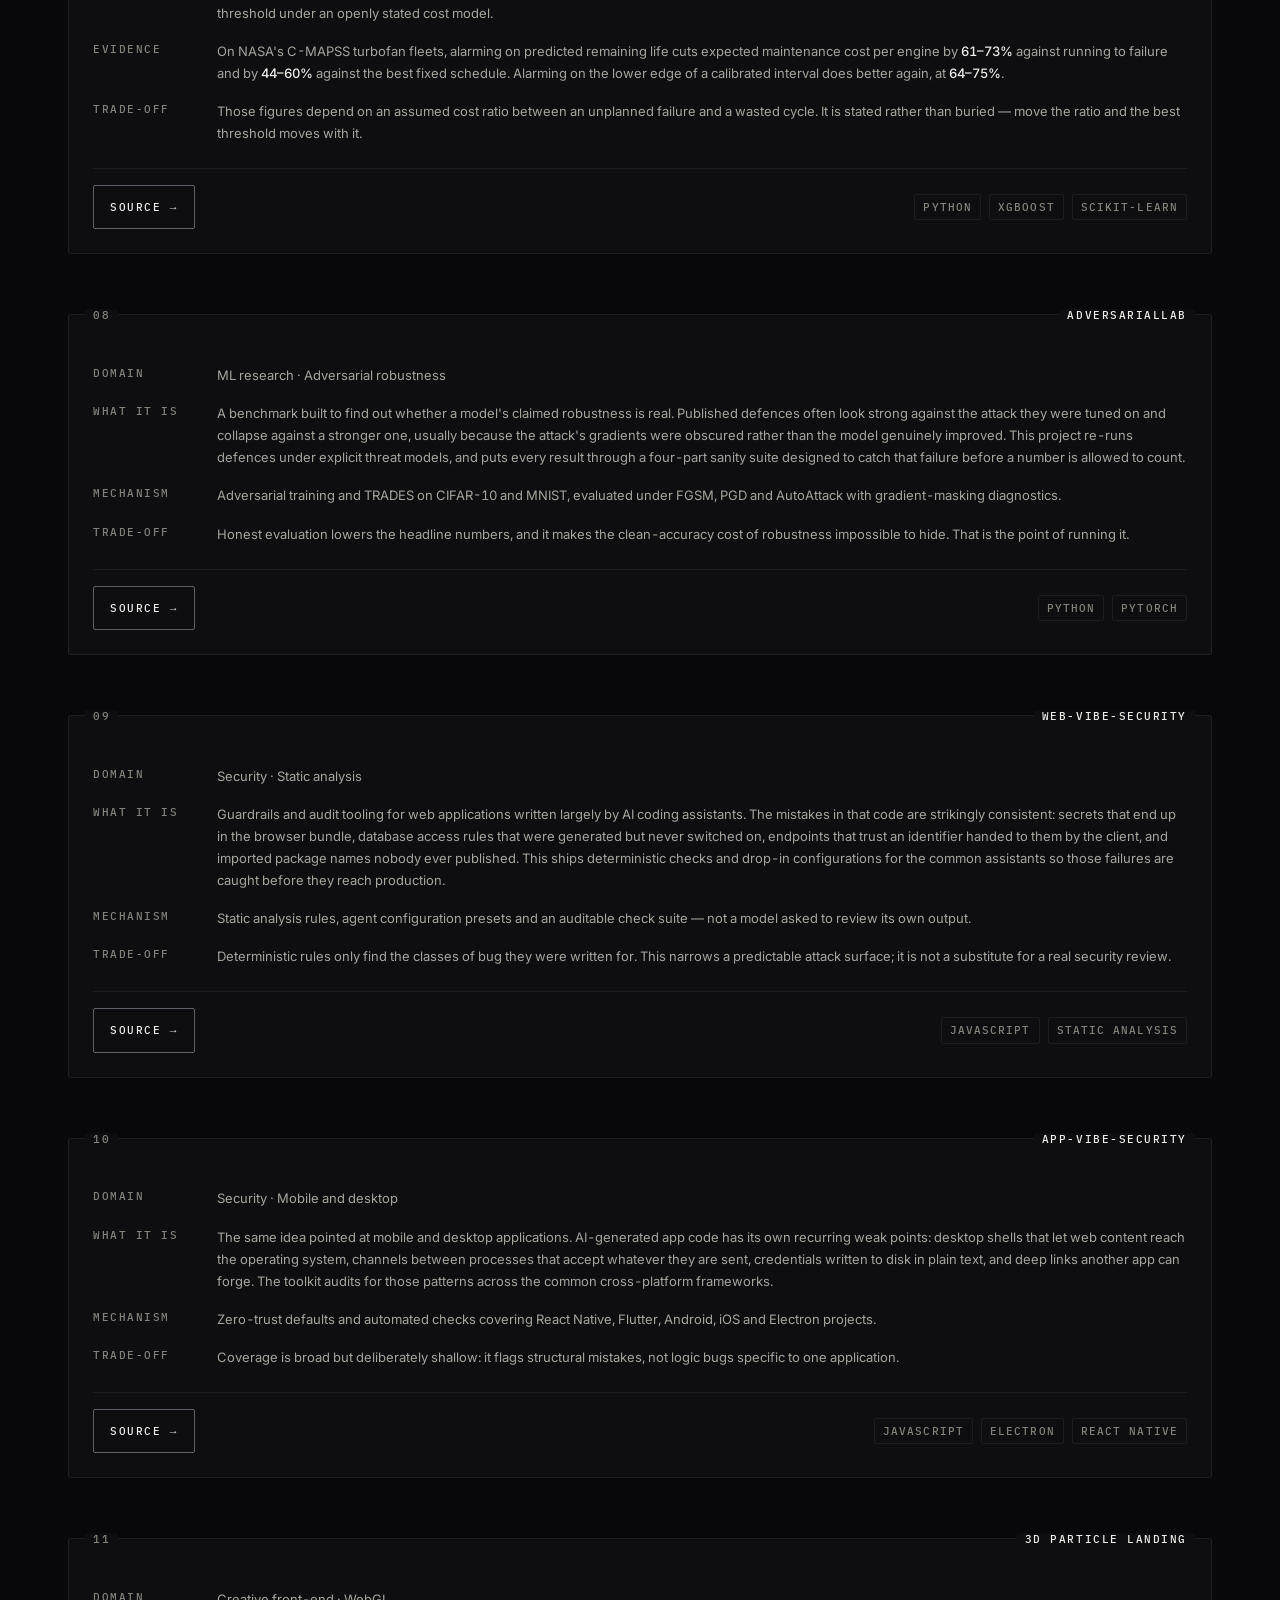
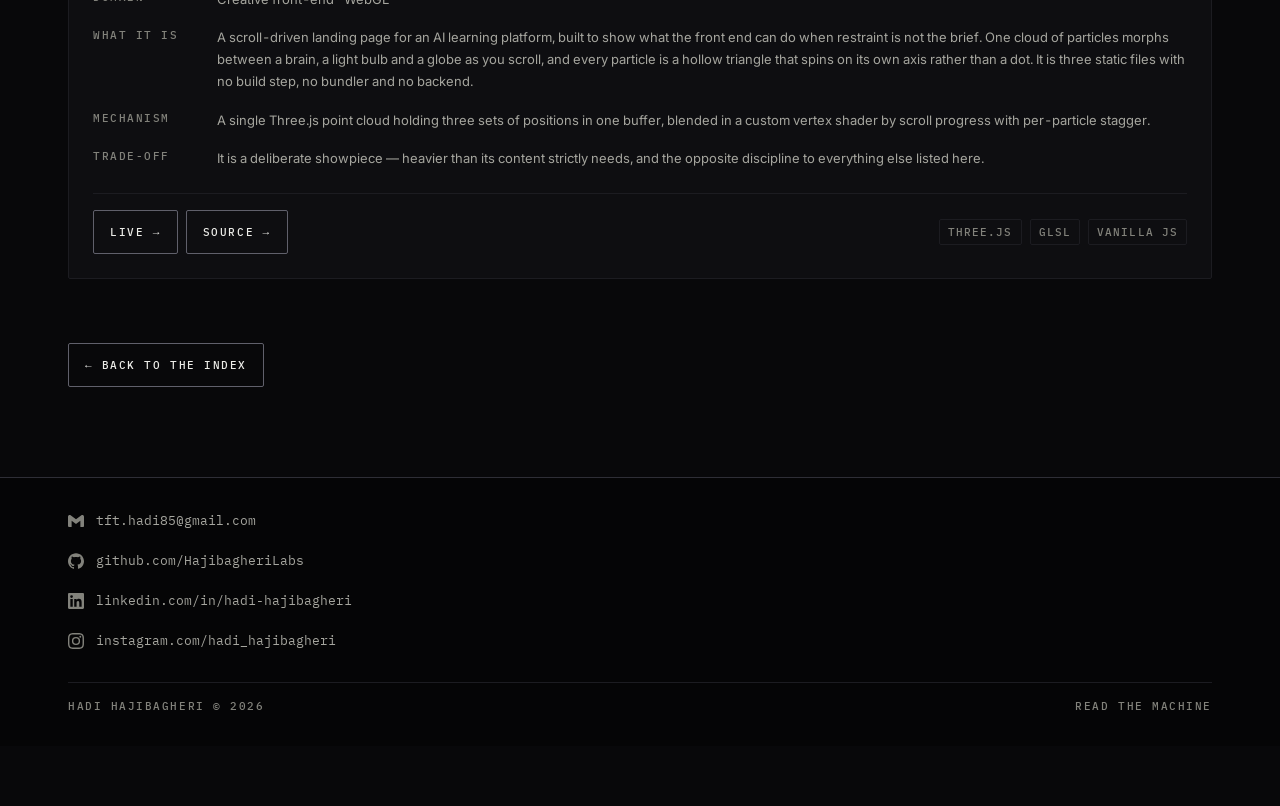
<file: projects.html>
<!doctype html>
<html lang="en">
<head>
<meta charset="utf-8">
<meta name="viewport" content="width=device-width, initial-scale=1">
<title>Projects — Hadi Hajibagheri</title>
<meta name="description" content="Eleven projects by Hadi Hajibagheri across AI inference, retrieval, full-stack web systems, data science, security tooling and creative front-end.">
<meta name="author" content="Hadi Hajibagheri">
<meta name="theme-color" content="#08080A">
<link rel="canonical" href="https://hadihajibagheri.github.io/projects.html">

<meta property="og:type" content="website">
<meta property="og:title" content="Projects — Hadi Hajibagheri">
<meta property="og:description" content="Eleven projects across AI inference, retrieval, full-stack web systems, data science, security tooling and creative front-end.">
<meta property="og:url" content="https://hadihajibagheri.github.io/projects.html">
<meta property="og:image" content="https://hadihajibagheri.github.io/assets/img/og.png">
<meta name="twitter:card" content="summary_large_image">

<link rel="icon" href="assets/img/favicon.svg" type="image/svg+xml">
<link rel="apple-touch-icon" href="assets/img/apple-touch-icon.png">

<link rel="preload" href="assets/fonts/plex-mono-500.woff2" as="font" type="font/woff2" crossorigin>
<link rel="stylesheet" href="assets/css/site.css">
</head>
<body>

<a class="skip-link" href="#main">Skip to content</a>
<div class="grid-rules" aria-hidden="true"></div>

<header class="topbar">
  <div class="container">
    <a class="brand" href="index.html">Hadi Hajibagheri <span>/ Systems</span></a>
    <nav class="nav" aria-label="Sections">
      <a href="index.html#profile">Profile</a>
      <a href="index.html#systems">Systems</a>
      <a href="projects.html" aria-current="true">Work</a>
      <a href="index.html#contact">Contact</a>
    </nav>
  </div>
</header>

<div class="site">
<main id="main">

<section class="page-head">
  <div class="container">
    <p class="micro" style="margin-bottom:var(--s4)">Project index</p>
    <h1 class="page-title">Projects</h1>
    <p class="lead">
      Eleven things, in the same order as the index on the home page. Each one is
      described by what it does, the single idea holding it up, and what that idea costs.
    </p>
    <nav class="jumpbar" aria-label="Jump to a project">
      <a href="#rocketllm">01 RocketLLM</a>
      <a href="#meridian">02 Meridian</a>
      <a href="#marginalia">03 Marginalia</a>
      <a href="#openings">04 Openings</a>
      <a href="#counter">05 Counter</a>
      <a href="#parsa-rag">06 PARSA-RAG</a>
      <a href="#maintadapt">07 MaintAdapt</a>
      <a href="#adversariallab">08 AdversarialLab</a>
      <a href="#web-vibe-security">09 Web-Vibe-Security</a>
      <a href="#app-vibe-security">10 App-Vibe-Security</a>
      <a href="#particle-landing">11 3D Particle Landing</a>
    </nav>
  </div>
</section>

<section class="section" style="border-top:0;padding-top:0">
  <div class="container">
    <h2 class="vh">All projects</h2>

    <!-- ===================================================================
         ADDING A PROJECT
         Copy one <article class="spec"> ... </article> block, paste it at the
         end of this list, then change: the id, the number, the name, the three
         description rows, the links and the tags. Finally add a matching row to
         the table in index.html (§ 04). Full instructions are in README.md.
         =================================================================== -->
    <div class="stack">

      <!-- ---------------------------------------------------------- 01 -->
      <article class="spec" id="rocketllm">
        <span class="spec-id" aria-hidden="true">01</span>
        <h3 class="spec-name">RocketLLM</h3>
        <dl>
          <div class="spec-row">
            <dt class="micro">Domain</dt>
            <dd>AI systems · Inference engineering</dd>
          </div>
          <div class="spec-row">
            <dt class="micro">What it is</dt>
            <dd>
              A local inference engine that runs language models bigger than the graphics
              card they are loaded onto. Rather than holding every weight in video memory at
              once, it streams them through a fixed memory window and fetches the next layer
              while the current one is still computing, so the copying hides behind the
              arithmetic. It exposes an OpenAI-compatible API, which means existing tools can
              point at it without being modified.
            </dd>
          </div>
          <div class="spec-row">
            <dt class="micro">Mechanism</dt>
            <dd>Asynchronous layer prefetching across the PCIe bus, tiered caching, fused expert fetching for mixture-of-experts models, and speculative decoding.</dd>
          </div>
          <div class="spec-row">
            <dt class="micro">Trade-off</dt>
            <dd>Streaming weights spends bus bandwidth, so throughput stays below a model that fits entirely in VRAM. The point is that the model runs at all on hardware that could not otherwise host it.</dd>
          </div>
        </dl>
        <div class="spec-foot">
          <a class="btn" href="https://github.com/HajibagheriLabs/RocketLLM" target="_blank" rel="noopener">Source →</a>
          <span class="spec-stack"><span class="tag">Python</span><span class="tag">PyTorch</span><span class="tag">CUDA</span></span>
        </div>
      </article>

      <!-- ---------------------------------------------------------- 02 -->
      <article class="spec" id="meridian">
        <span class="spec-id" aria-hidden="true">02</span>
        <h3 class="spec-name">Meridian</h3>
        <dl>
          <div class="spec-row">
            <dt class="micro">Domain</dt>
            <dd>Full-stack · Multi-tenant SaaS</dd>
          </div>
          <div class="spec-row">
            <dt class="micro">What it is</dt>
            <dd>
              A multi-tenant business dashboard and CRM — the kind of product where one
              company must never see another company's data. Instead of trusting every query
              to remember its filter, the isolation is enforced inside the database itself,
              so a query that forgets returns nothing at all rather than quietly leaking.
              Authentication, user roles and subscription billing all sit behind the same
              boundary.
            </dd>
          </div>
          <div class="spec-row">
            <dt class="micro">Mechanism</dt>
            <dd>Postgres row-level security bound to a session-scoped tenant context, with role-based access control and Stripe subscription lifecycle handling on top.</dd>
          </div>
          <div class="spec-row">
            <dt class="micro">Trade-off</dt>
            <dd>Every connection has to establish its tenant context before it can read anything, which complicates connection pooling and makes ad-hoc queries harder to write by hand.</dd>
          </div>
        </dl>
        <div class="spec-foot">
          <a class="btn" href="https://github.com/HajibagheriLabs/Meridian" target="_blank" rel="noopener">Source →</a>
          <span class="spec-stack"><span class="tag">Next.js</span><span class="tag">TypeScript</span><span class="tag">Drizzle</span><span class="tag">Neon</span><span class="tag">Stripe</span></span>
        </div>
      </article>

      <!-- ---------------------------------------------------------- 03 -->
      <article class="spec" id="marginalia">
        <span class="spec-id" aria-hidden="true">03</span>
        <h3 class="spec-name">Marginalia</h3>
        <dl>
          <div class="spec-row">
            <dt class="micro">Domain</dt>
            <dd>AI retrieval · Document Q&amp;A</dd>
          </div>
          <div class="spec-row">
            <dt class="micro">What it is</dt>
            <dd>
              A document question-answering portal that will not answer without showing its
              working. You upload PDFs and ask questions in ordinary language; every part of
              the reply links back to the passage it came from, highlighted in a viewer
              sitting beside the text. An answer that cannot be traced to a source does not
              get shown at all, which is the whole reason the project exists.
            </dd>
          </div>
          <div class="spec-row">
            <dt class="micro">Mechanism</dt>
            <dd>Keyword and vector search run in parallel and their rankings are merged by reciprocal rank fusion; citations are then validated on the server against the source text before the answer is released.</dd>
          </div>
          <div class="spec-row">
            <dt class="micro">Trade-off</dt>
            <dd>Validation adds latency to every response, and it will occasionally discard a correct answer whose supporting passage was phrased too loosely to match.</dd>
          </div>
        </dl>
        <div class="spec-foot">
          <a class="btn" href="https://github.com/HajibagheriLabs/Marginalia" target="_blank" rel="noopener">Source →</a>
          <span class="spec-stack"><span class="tag">Next.js</span><span class="tag">TypeScript</span><span class="tag">Qdrant</span><span class="tag">Postgres FTS</span></span>
        </div>
      </article>

      <!-- ---------------------------------------------------------- 04 -->
      <article class="spec" id="openings">
        <span class="spec-id" aria-hidden="true">04</span>
        <h3 class="spec-name">Openings</h3>
        <dl>
          <div class="spec-row">
            <dt class="micro">Domain</dt>
            <dd>Full-stack · Scheduling</dd>
          </div>
          <div class="spec-row">
            <dt class="micro">What it is</dt>
            <dd>
              A booking engine for services where two people clicking at the same instant
              must not walk away with the same slot. The obvious approach — check whether the
              time is free, then write the booking — fails quietly under real traffic,
              because neither request can see the other one in flight. Here the database
              refuses the overlap outright, and the application's job is only to turn that
              refusal into a sensible message.
            </dd>
          </div>
          <div class="spec-row">
            <dt class="micro">Mechanism</dt>
            <dd>An exclusion constraint over time ranges makes an overlapping booking impossible to store; temporary slot holds and time-zone-correct server scheduling sit on top of it.</dd>
          </div>
          <div class="spec-row">
            <dt class="micro">Trade-off</dt>
            <dd>Competing writes on the same resource serialise, so a rush on one popular slot is slower than a naive insert would be — and correct, which the naive insert is not.</dd>
          </div>
        </dl>
        <div class="spec-foot">
          <a class="btn" href="https://github.com/HajibagheriLabs/Openings" target="_blank" rel="noopener">Source →</a>
          <span class="spec-stack"><span class="tag">Next.js</span><span class="tag">Drizzle</span><span class="tag">Postgres</span><span class="tag">Stripe</span></span>
        </div>
      </article>

      <!-- ---------------------------------------------------------- 05 -->
      <article class="spec" id="counter">
        <span class="spec-id" aria-hidden="true">05</span>
        <h3 class="spec-name">Counter</h3>
        <dl>
          <div class="spec-row">
            <dt class="micro">Domain</dt>
            <dd>Full-stack · E-commerce</dd>
          </div>
          <div class="spec-row">
            <dt class="micro">What it is</dt>
            <dd>
              An online storefront with the merchant's admin portal attached. Its central
              problem is the one every shop meets on a busy day: two customers checking out
              the last item at the same moment, both told it is theirs. Counter reserves
              stock atomically at checkout and calculates every price on the server, so the
              amount a customer is charged is never something the browser got to decide.
            </dd>
          </div>
          <div class="spec-row">
            <dt class="micro">Mechanism</dt>
            <dd>Conditional atomic stock decrements with time-limited reservations, server-authoritative pricing, and split tag caching with live stock updates.</dd>
          </div>
          <div class="spec-row">
            <dt class="micro">Trade-off</dt>
            <dd>Reservations expire on a timer, so an abandoned checkout holds real inventory for a short window. That was chosen deliberately over the alternative, which is overselling.</dd>
          </div>
        </dl>
        <div class="spec-foot">
          <a class="btn" href="https://github.com/HajibagheriLabs/Counter" target="_blank" rel="noopener">Source →</a>
          <span class="spec-stack"><span class="tag">Next.js</span><span class="tag">Drizzle</span><span class="tag">Neon</span><span class="tag">Stripe</span></span>
        </div>
      </article>

      <!-- ---------------------------------------------------------- 06 -->
      <article class="spec" id="parsa-rag">
        <span class="spec-id" aria-hidden="true">06</span>
        <h3 class="spec-name">PARSA-RAG</h3>
        <dl>
          <div class="spec-row">
            <dt class="micro">Domain</dt>
            <dd>AI retrieval · Right-to-left language NLP</dd>
          </div>
          <div class="spec-row">
            <dt class="micro">What it is</dt>
            <dd>
              A question-answering system for technical and engineering documents written in
              a right-to-left language. Those documents defeat ordinary search for several
              reasons at once: the text runs the other way, words join and break in ways
              Latin-script tooling does not anticipate, and the content that matters is often
              locked inside tables and diagrams rather than sentences. PARSA-RAG reads the
              page layout first, describes charts so they can be searched as text, and sends
              each question to the subject area it belongs to.
            </dd>
          </div>
          <div class="spec-row">
            <dt class="micro">Mechanism</dt>
            <dd>Structure-aware document parsing, vision-model chart captioning, hybrid dense and learned-sparse retrieval with cross-encoder reranking, and subject-scoped vector collections.</dd>
          </div>
          <div class="spec-row">
            <dt class="micro">Trade-off</dt>
            <dd>Parsing and captioning must finish before anything becomes searchable, so ingesting a document library is an overnight job rather than an instant upload.</dd>
          </div>
        </dl>
        <div class="spec-foot">
          <a class="btn" href="https://github.com/HajibagheriLabs/PARSA-RAG" target="_blank" rel="noopener">Source →</a>
          <span class="spec-stack"><span class="tag">Python</span><span class="tag">Docling</span><span class="tag">BGE-M3</span><span class="tag">Qdrant</span></span>
        </div>
      </article>

      <!-- ---------------------------------------------------------- 07 -->
      <article class="spec" id="maintadapt">
        <span class="spec-id" aria-hidden="true">07</span>
        <h3 class="spec-name">MaintAdapt</h3>
        <dl>
          <div class="spec-row">
            <dt class="micro">Domain</dt>
            <dd>Data science · Predictive maintenance</dd>
          </div>
          <div class="spec-row">
            <dt class="micro">What it is</dt>
            <dd>
              A study of when a jet engine should come off the wing. Pull it too late and it
              fails in service, which costs far more than any workshop visit; pull it too
              early and you throw away flying hours it still had. MaintAdapt treats
              remaining-useful-life prediction as an input to that decision rather than a
              leaderboard score — models are compared against classical baselines, their
              stated confidence is checked against what actually happened, and predictions
              are turned into an alarm threshold under an openly stated cost model.
            </dd>
          </div>
          <div class="spec-row">
            <dt class="micro">Evidence</dt>
            <dd>On NASA's C-MAPSS turbofan fleets, alarming on predicted remaining life cuts expected maintenance cost per engine by <span class="n">61–73%</span> against running to failure and by <span class="n">44–60%</span> against the best fixed schedule. Alarming on the lower edge of a calibrated interval does better again, at <span class="n">64–75%</span>.</dd>
          </div>
          <div class="spec-row">
            <dt class="micro">Trade-off</dt>
            <dd>Those figures depend on an assumed cost ratio between an unplanned failure and a wasted cycle. It is stated rather than buried — move the ratio and the best threshold moves with it.</dd>
          </div>
        </dl>
        <div class="spec-foot">
          <a class="btn" href="https://github.com/HajibagheriLabs/Maintadapt-rul" target="_blank" rel="noopener">Source →</a>
          <span class="spec-stack"><span class="tag">Python</span><span class="tag">XGBoost</span><span class="tag">scikit-learn</span></span>
        </div>
      </article>

      <!-- ---------------------------------------------------------- 08 -->
      <article class="spec" id="adversariallab">
        <span class="spec-id" aria-hidden="true">08</span>
        <h3 class="spec-name">AdversarialLab</h3>
        <dl>
          <div class="spec-row">
            <dt class="micro">Domain</dt>
            <dd>ML research · Adversarial robustness</dd>
          </div>
          <div class="spec-row">
            <dt class="micro">What it is</dt>
            <dd>
              A benchmark built to find out whether a model's claimed robustness is real.
              Published defences often look strong against the attack they were tuned on and
              collapse against a stronger one, usually because the attack's gradients were
              obscured rather than the model genuinely improved. This project re-runs
              defences under explicit threat models, and puts every result through a
              four-part sanity suite designed to catch that failure before a number is
              allowed to count.
            </dd>
          </div>
          <div class="spec-row">
            <dt class="micro">Mechanism</dt>
            <dd>Adversarial training and TRADES on CIFAR-10 and MNIST, evaluated under FGSM, PGD and AutoAttack with gradient-masking diagnostics.</dd>
          </div>
          <div class="spec-row">
            <dt class="micro">Trade-off</dt>
            <dd>Honest evaluation lowers the headline numbers, and it makes the clean-accuracy cost of robustness impossible to hide. That is the point of running it.</dd>
          </div>
        </dl>
        <div class="spec-foot">
          <a class="btn" href="https://github.com/HajibagheriLabs/Adversariallab-Robustness" target="_blank" rel="noopener">Source →</a>
          <span class="spec-stack"><span class="tag">Python</span><span class="tag">PyTorch</span></span>
        </div>
      </article>

      <!-- ---------------------------------------------------------- 09 -->
      <article class="spec" id="web-vibe-security">
        <span class="spec-id" aria-hidden="true">09</span>
        <h3 class="spec-name">Web-Vibe-Security</h3>
        <dl>
          <div class="spec-row">
            <dt class="micro">Domain</dt>
            <dd>Security · Static analysis</dd>
          </div>
          <div class="spec-row">
            <dt class="micro">What it is</dt>
            <dd>
              Guardrails and audit tooling for web applications written largely by AI coding
              assistants. The mistakes in that code are strikingly consistent: secrets that
              end up in the browser bundle, database access rules that were generated but
              never switched on, endpoints that trust an identifier handed to them by the
              client, and imported package names nobody ever published. This ships
              deterministic checks and drop-in configurations for the common assistants so
              those failures are caught before they reach production.
            </dd>
          </div>
          <div class="spec-row">
            <dt class="micro">Mechanism</dt>
            <dd>Static analysis rules, agent configuration presets and an auditable check suite — not a model asked to review its own output.</dd>
          </div>
          <div class="spec-row">
            <dt class="micro">Trade-off</dt>
            <dd>Deterministic rules only find the classes of bug they were written for. This narrows a predictable attack surface; it is not a substitute for a real security review.</dd>
          </div>
        </dl>
        <div class="spec-foot">
          <a class="btn" href="https://github.com/HajibagheriLabs/Web-Vibe-Security" target="_blank" rel="noopener">Source →</a>
          <span class="spec-stack"><span class="tag">JavaScript</span><span class="tag">Static analysis</span></span>
        </div>
      </article>

      <!-- ---------------------------------------------------------- 10 -->
      <article class="spec" id="app-vibe-security">
        <span class="spec-id" aria-hidden="true">10</span>
        <h3 class="spec-name">App-Vibe-Security</h3>
        <dl>
          <div class="spec-row">
            <dt class="micro">Domain</dt>
            <dd>Security · Mobile and desktop</dd>
          </div>
          <div class="spec-row">
            <dt class="micro">What it is</dt>
            <dd>
              The same idea pointed at mobile and desktop applications. AI-generated app code
              has its own recurring weak points: desktop shells that let web content reach
              the operating system, channels between processes that accept whatever they are
              sent, credentials written to disk in plain text, and deep links another app can
              forge. The toolkit audits for those patterns across the common cross-platform
              frameworks.
            </dd>
          </div>
          <div class="spec-row">
            <dt class="micro">Mechanism</dt>
            <dd>Zero-trust defaults and automated checks covering React Native, Flutter, Android, iOS and Electron projects.</dd>
          </div>
          <div class="spec-row">
            <dt class="micro">Trade-off</dt>
            <dd>Coverage is broad but deliberately shallow: it flags structural mistakes, not logic bugs specific to one application.</dd>
          </div>
        </dl>
        <div class="spec-foot">
          <a class="btn" href="https://github.com/HajibagheriLabs/App-Vibe-Security" target="_blank" rel="noopener">Source →</a>
          <span class="spec-stack"><span class="tag">JavaScript</span><span class="tag">Electron</span><span class="tag">React Native</span></span>
        </div>
      </article>

      <!-- ---------------------------------------------------------- 11 -->
      <article class="spec" id="particle-landing">
        <span class="spec-id" aria-hidden="true">11</span>
        <h3 class="spec-name">3D Particle Landing</h3>
        <dl>
          <div class="spec-row">
            <dt class="micro">Domain</dt>
            <dd>Creative front-end · WebGL</dd>
          </div>
          <div class="spec-row">
            <dt class="micro">What it is</dt>
            <dd>
              A scroll-driven landing page for an AI learning platform, built to show what
              the front end can do when restraint is not the brief. One cloud of particles
              morphs between a brain, a light bulb and a globe as you scroll, and every
              particle is a hollow triangle that spins on its own axis rather than a dot. It
              is three static files with no build step, no bundler and no backend.
            </dd>
          </div>
          <div class="spec-row">
            <dt class="micro">Mechanism</dt>
            <dd>A single Three.js point cloud holding three sets of positions in one buffer, blended in a custom vertex shader by scroll progress with per-particle stagger.</dd>
          </div>
          <div class="spec-row">
            <dt class="micro">Trade-off</dt>
            <dd>It is a deliberate showpiece — heavier than its content strictly needs, and the opposite discipline to everything else listed here.</dd>
          </div>
        </dl>
        <div class="spec-foot">
          <span style="display:flex;gap:var(--s2);flex-wrap:wrap">
            <a class="btn" href="https://hajibagherilabs.github.io/HajibagheriLabs-Education-3D-Landing/" target="_blank" rel="noopener">Live →</a>
            <a class="btn" href="https://github.com/HajibagheriLabs/HajibagheriLabs-Education-3D-Landing" target="_blank" rel="noopener">Source →</a>
          </span>
          <span class="spec-stack"><span class="tag">Three.js</span><span class="tag">GLSL</span><span class="tag">Vanilla JS</span></span>
        </div>
      </article>

    </div>

    <p style="margin-top:var(--s8)">
      <a class="btn" href="index.html">← Back to the index</a>
    </p>
  </div>
</section>

</main>

<footer class="footer">
  <div class="container">
    <ul class="footer-reach">
      <li><a class="u-link" href="mailto:tft.hadi85@gmail.com"><svg viewBox="0 0 24 24" aria-hidden="true" focusable="false"><path d="M24 5.457v13.909c0 .904-.732 1.636-1.636 1.636h-3.819V11.73L12 16.64l-6.545-4.91v9.273H1.636A1.636 1.636 0 0 1 0 19.366V5.457c0-2.023 2.309-3.178 3.927-1.964L5.455 4.64 12 9.548l6.545-4.909 1.528-1.145C21.69 2.28 24 3.434 24 5.457z"/></svg><span>tft.hadi85@gmail.com</span></a></li>
      <li><a class="u-link" href="https://github.com/HajibagheriLabs" target="_blank" rel="noopener"><svg viewBox="0 0 24 24" aria-hidden="true" focusable="false"><path d="M12 .297c-6.63 0-12 5.373-12 12 0 5.303 3.438 9.8 8.205 11.385.6.113.82-.258.82-.577 0-.285-.01-1.04-.015-2.04-3.338.724-4.042-1.61-4.042-1.61C4.422 18.07 3.633 17.7 3.633 17.7c-1.087-.744.084-.729.084-.729 1.205.084 1.838 1.236 1.838 1.236 1.07 1.835 2.809 1.305 3.495.998.108-.776.417-1.305.76-1.605-2.665-.3-5.466-1.332-5.466-5.93 0-1.31.465-2.38 1.235-3.22-.135-.303-.54-1.523.105-3.176 0 0 1.005-.322 3.3 1.23.96-.267 1.98-.399 3-.405 1.02.006 2.04.138 3 .405 2.28-1.552 3.285-1.23 3.285-1.23.645 1.653.24 2.873.12 3.176.765.84 1.23 1.91 1.23 3.22 0 4.61-2.805 5.625-5.475 5.92.42.36.81 1.096.81 2.22 0 1.606-.015 2.896-.015 3.286 0 .315.21.69.825.57C20.565 22.092 24 17.592 24 12.297c0-6.627-5.373-12-12-12"/></svg><span>github.com/HajibagheriLabs</span></a></li>
      <li><a class="u-link" href="https://www.linkedin.com/in/hadi-hajibagheri" target="_blank" rel="noopener"><svg viewBox="0 0 24 24" aria-hidden="true" focusable="false"><path d="M20.447 20.452h-3.554v-5.569c0-1.328-.027-3.037-1.852-3.037-1.853 0-2.136 1.445-2.136 2.939v5.667H9.351V9h3.414v1.561h.046c.477-.9 1.637-1.85 3.37-1.85 3.601 0 4.267 2.37 4.267 5.455v6.286zM5.337 7.433a2.062 2.062 0 0 1-2.063-2.065 2.064 2.064 0 1 1 2.063 2.065zm1.782 13.019H3.555V9h3.564v11.452zM22.225 0H1.771C.792 0 0 .774 0 1.729v20.542C0 23.227.792 24 1.771 24h20.451C23.2 24 24 23.227 24 22.271V1.729C24 .774 23.2 0 22.222 0h.003z"/></svg><span>linkedin.com/in/hadi-hajibagheri</span></a></li>
      <li><a class="u-link" href="https://www.instagram.com/hadi_hajibagheri" target="_blank" rel="noopener"><svg viewBox="0 0 24 24" aria-hidden="true" focusable="false"><path d="M12 0C8.74 0 8.333.015 7.053.072 5.775.132 4.905.333 4.14.63c-.789.306-1.459.717-2.126 1.384S.935 3.35.63 4.14C.333 4.905.131 5.775.072 7.053.012 8.333 0 8.74 0 12s.015 3.667.072 4.947c.06 1.277.261 2.148.558 2.913.306.788.717 1.459 1.384 2.126.667.666 1.336 1.079 2.126 1.384.766.296 1.636.499 2.913.558C8.333 23.988 8.74 24 12 24s3.667-.015 4.947-.072c1.277-.06 2.148-.262 2.913-.558.788-.306 1.459-.718 2.126-1.384.666-.667 1.079-1.335 1.384-2.126.296-.765.499-1.636.558-2.913.06-1.28.072-1.687.072-4.947s-.015-3.667-.072-4.947c-.06-1.277-.262-2.149-.558-2.913-.306-.789-.718-1.459-1.384-2.126C21.319 1.347 20.651.935 19.86.63c-.765-.297-1.636-.499-2.913-.558C15.667.012 15.26 0 12 0zm0 2.16c3.203 0 3.585.016 4.85.071 1.17.055 1.805.249 2.227.415.562.217.96.477 1.382.896.419.42.679.819.896 1.381.164.422.36 1.057.413 2.227.057 1.266.07 1.646.07 4.85s-.015 3.585-.074 4.85c-.061 1.17-.256 1.805-.421 2.227-.224.562-.479.96-.899 1.382-.419.419-.824.679-1.38.896-.42.164-1.065.36-2.235.413-1.274.057-1.649.07-4.859.07-3.211 0-3.586-.015-4.859-.074-1.171-.061-1.816-.256-2.236-.421-.569-.224-.96-.479-1.379-.899-.421-.419-.69-.824-.9-1.38-.165-.42-.359-1.065-.42-2.235-.045-1.26-.061-1.649-.061-4.844 0-3.196.016-3.586.061-4.861.061-1.17.255-1.814.42-2.234.21-.57.479-.96.9-1.381.419-.419.81-.689 1.379-.898.42-.166 1.051-.361 2.221-.421 1.275-.045 1.65-.06 4.859-.06L12 2.16zm0 3.678a6.162 6.162 0 1 0 0 12.324 6.162 6.162 0 0 0 0-12.324zM12 16a4 4 0 1 1 0-8 4 4 0 0 1 0 8zm7.846-10.405a1.441 1.441 0 0 1-2.88 0 1.44 1.44 0 0 1 2.88 0z"/></svg><span>instagram.com/hadi_hajibagheri</span></a></li>
    </ul>
    <div class="footer-meta">
      <span class="micro">Hadi Hajibagheri &copy; <span id="year">2026</span></span>
      <span class="micro">Read the machine</span>
    </div>
  </div>
</footer>
</div>

<nav class="botnav" aria-label="Sections">
  <a href="index.html#profile">Profile</a>
  <a href="index.html#systems">Systems</a>
  <a href="projects.html" aria-current="true">Work</a>
  <a href="index.html#contact">Contact</a>
</nav>

<script src="assets/js/site.js" defer></script>
</body>
</html>
</file>
<file: assets/css/site.css>
/* ============================================================================
   SIGNAL - hadihajibagheri.github.io
   Hand-written CSS. No framework, no build step, no runtime dependencies.
   Token values are fixed by DESIGN-A-SIGNAL.md sections 3-5.
   ========================================================================= */

/* --- 1. Fonts (self-hosted, latin subset) -------------------------------- */

@font-face {
  font-family: 'IBM Plex Mono'; font-style: normal; font-weight: 400;
  font-display: swap; src: url('../fonts/plex-mono-400.woff2') format('woff2');
}
@font-face {
  font-family: 'IBM Plex Mono'; font-style: normal; font-weight: 500;
  font-display: swap; src: url('../fonts/plex-mono-500.woff2') format('woff2');
}
@font-face {
  font-family: 'IBM Plex Mono'; font-style: normal; font-weight: 600;
  font-display: swap; src: url('../fonts/plex-mono-600.woff2') format('woff2');
}
@font-face {
  font-family: 'Inter'; font-style: normal; font-weight: 100 900;
  font-display: swap; src: url('../fonts/inter-var.woff2') format('woff2');
}

/* --- 2. Tokens ----------------------------------------------------------- */

:root {
  /* Ground */
  --bg:        #08080A;
  --bg-raised: #0E0E11;
  --bg-sunken: #050506;

  /* Hairlines - this design's only structural device. These are decorative
     rules, not control boundaries, so WCAG 1.4.11 does not apply to them. */
  --line:        #1C1C21;
  --line-strong: #2E2E36;
  /* Borders that do identify a control. 3.22:1 on --bg, 3.10:1 on --bg-raised:
     the lightest-touch value that still clears 1.4.11's 3:1 floor. */
  --line-control: #60606B;

  /* Ink */
  --ink:   #ECECE8;
  --ink-2: #A5A59E;
  --ink-3: #82827B;

  /* Signal - the one accent, rationed to three appearances per viewport */
  --signal:     #FFB000;
  --signal-dim: rgba(255, 176, 0, 0.14);

  /* Data-only semantics. Never UI chrome. */
  --ok:   #4ADE80;
  --warn: #FBBF24;
  --fail: #F87171;

  --focus: #FFB000;

  /* Type */
  --font-mono: 'IBM Plex Mono', ui-monospace, 'SF Mono', Menlo, monospace;
  --font-sans: 'Inter', -apple-system, system-ui, sans-serif;

  --t-micro: 11px;
  --t-small: 13px;
  --t-body:  clamp(16px, 0.9rem + 0.2vw, 17px);
  --t-lead:  clamp(18px, 1rem + 0.5vw, 21px);
  --t-h3:    clamp(19px, 1rem + 0.7vw, 23px);
  --t-h2:    clamp(28px, 1.4rem + 1.6vw, 40px);
  --t-h1:    clamp(38px, 1.8rem + 3vw, 60px);
  /* Solved so the longest name line ("Hajibagheri", 11 mono chars at 0.6em
     advance) clears its container: exactly 44px at 375 and 112px at 1600, as
     the spec asks, but allowed down to 40px so 320px does not overflow.
     The spec's 2rem + 7vw overflowed by 7px at 375 and 31px at 320. */
  --t-hero:  clamp(40px, 1.45rem + 5.55vw, 112px);

  /* Space - 4 8 12 16 24 32 48 64 96 128. No other values exist. */
  --s1: 4px;  --s2: 8px;  --s3: 12px; --s4: 16px; --s5: 24px;
  --s6: 32px; --s7: 48px; --s8: 64px; --s9: 96px; --s10: 128px;

  --radius: 2px;
  --rule: 1px solid var(--line);
  --container: 1240px;
  --pad: clamp(20px, 5vw, 48px);

  --bar-h: 48px;
  --status-h: 28px;

  /* Motion */
  --dur-state:  120ms;
  --dur-enter:  180ms;
  --dur-reveal: 320ms;
  --ease: cubic-bezier(0.2, 0, 0, 1);
}

/* --- 3. Reset and base --------------------------------------------------- */

*, *::before, *::after { box-sizing: border-box; }

html {
  -webkit-text-size-adjust: 100%;
  scroll-behavior: smooth;
  scroll-padding-top: calc(var(--bar-h) + var(--s5));
}

body {
  margin: 0;
  background: var(--bg);
  color: var(--ink);
  font-family: var(--font-sans);
  font-size: var(--t-body);
  line-height: 1.65;
  font-variant-numeric: tabular-nums;
  -webkit-font-smoothing: antialiased;
  overflow-x: hidden;
  padding-top: var(--bar-h);
  padding-bottom: var(--s9);
}

h1, h2, h3, h4 {
  font-family: var(--font-mono);
  font-weight: 500;
  margin: 0;
  text-wrap: balance;
}

p { margin: 0; text-wrap: pretty; hyphens: none; }

a { color: inherit; }

img { max-width: 100%; height: auto; display: block; }

table { border-collapse: collapse; width: 100%; }

canvas { display: block; }

::selection { background: var(--signal); color: var(--bg); }

/* Focus - instant, never animated. */
:focus-visible {
  outline: 2px solid var(--focus);
  outline-offset: 2px;
  border-radius: var(--radius);
}
:focus:not(:focus-visible) { outline: none; }

.vh {
  position: absolute !important; width: 1px; height: 1px;
  padding: 0; margin: -1px; overflow: hidden;
  clip: rect(0 0 0 0); clip-path: inset(50%); white-space: nowrap;
}

.skip-link {
  position: absolute; top: var(--s2); left: var(--s2);
  transform: translateY(-200%);
  z-index: 100;
  background: var(--signal); color: var(--bg);
  font-family: var(--font-mono); font-size: var(--t-micro);
  font-weight: 600; letter-spacing: 0.14em; text-transform: uppercase;
  padding: var(--s3) var(--s4); text-decoration: none; border-radius: var(--radius);
}
.skip-link:focus { transform: translateY(0); }

/* --- 4. Shared type primitives ------------------------------------------- */

.micro {
  font-family: var(--font-mono);
  font-size: var(--t-micro);
  font-weight: 500;
  letter-spacing: 0.14em;
  text-transform: uppercase;
  color: var(--ink-3);
  line-height: 1.4;
}

.mono { font-family: var(--font-mono); }

.lead {
  font-size: var(--t-lead);
  line-height: 1.55;
  color: var(--ink-2);
  max-width: 62ch;
}

.prose { max-width: 68ch; color: var(--ink-2); }
.prose + .prose { margin-top: var(--s4); }
.prose strong { color: var(--ink); font-weight: 500; }

.sig { color: var(--signal); }

/* Underline-on-hover link. Text colour does not change. */
.u-link {
  position: relative;
  text-decoration: none;
  display: inline-block;
}
.u-link::after {
  content: ''; position: absolute; left: 0; right: 0; bottom: -2px;
  height: 1px; background: var(--signal);
  transform: scaleX(0); transform-origin: left;
  transition: transform var(--dur-state) var(--ease);
}
.u-link:hover::after,
.u-link:focus-visible::after { transform: scaleX(1); }

/* --- 5. Layout ----------------------------------------------------------- */

.container {
  width: 100%;
  max-width: var(--container);
  margin-inline: auto;
  padding-inline: var(--pad);
}

/* The measurement grid: fixed hairlines at container column boundaries. */
.grid-rules {
  position: fixed; inset: 0; z-index: 0;
  pointer-events: none;
  opacity: 0.6;
}
.grid-rules::before {
  content: '';
  position: absolute; inset: 0;
  max-width: var(--container);
  margin-inline: auto;
  background-image:
    linear-gradient(var(--line), var(--line)),
    linear-gradient(var(--line), var(--line));
  background-size: 1px 100%;
  background-position: 0% 0, 100% 0;
  background-repeat: no-repeat;
}

.site { position: relative; z-index: 1; }

section { position: relative; }

.section {
  padding-block: clamp(64px, 10vh, 128px);
  border-top: 1px solid var(--line-strong);
}
.section:first-of-type { border-top: 0; }

.section-head {
  display: flex; align-items: baseline; gap: var(--s4);
  margin-bottom: var(--s7);
  flex-wrap: wrap;
}
/* Deliberately --ink-3, not --signal. The accent is rationed to three uses per
   viewport: the active nav marker, the residency canvas, and hover/focus. */
.section-num {
  font-family: var(--font-mono); font-size: var(--t-micro);
  font-weight: 500; letter-spacing: 0.14em; color: var(--ink-3);
  flex: none;
}
.section-title { font-size: var(--t-h2); letter-spacing: -0.02em; line-height: 1.1; }
.section-note { font-size: var(--t-small); color: var(--ink-3); font-family: var(--font-mono); }

/* Rail + content. The rail appears at >=1100px. */
.railed { display: grid; gap: var(--s5); grid-template-columns: 1fr; }
.rail { display: flex; flex-direction: column; gap: var(--s2); }

/* --- 6. Top bar ---------------------------------------------------------- */

.topbar {
  position: fixed; top: 0; left: 0; right: 0; z-index: 50;
  height: var(--bar-h);
  background: var(--bg);
  border-bottom: var(--rule);
}
.topbar .container {
  height: 100%;
  display: flex; align-items: center; justify-content: space-between; gap: var(--s4);
}
.brand {
  font-family: var(--font-mono); font-size: var(--t-micro); font-weight: 500;
  letter-spacing: 0.14em; text-transform: uppercase; color: var(--ink);
  text-decoration: none; white-space: nowrap;
}
.brand span { color: var(--ink-3); }

.nav { display: none; gap: var(--s5); align-items: center; }
.nav a {
  position: relative;
  font-family: var(--font-mono); font-size: var(--t-micro); font-weight: 500;
  letter-spacing: 0.14em; text-transform: uppercase; color: var(--ink-2);
  text-decoration: none; padding-block: var(--s3);
  display: inline-flex; align-items: center; gap: var(--s2);
}
/* Active marker: a 4x4 solid signal square. Not a colour change. */
.nav a::before {
  content: ''; width: 4px; height: 4px; flex: none;
  background: var(--signal);
  opacity: 0;
  transition: opacity var(--dur-state) var(--ease);
}
.nav a[aria-current='true'] { color: var(--ink); }
.nav a[aria-current='true']::before { opacity: 1; }

/* --- 7. Mobile bottom nav (<720px) --------------------------------------- */

.botnav {
  position: fixed; bottom: 0; left: 0; right: 0; z-index: 50;
  background: var(--bg-sunken);
  border-top: var(--rule);
  display: grid; grid-template-columns: repeat(4, 1fr);
  padding-bottom: env(safe-area-inset-bottom, 0px);
}
.botnav a {
  min-height: 48px;
  display: flex; align-items: center; justify-content: center; gap: var(--s2);
  font-family: var(--font-mono); font-size: var(--t-micro); font-weight: 500;
  letter-spacing: 0.1em; text-transform: uppercase;
  color: var(--ink-2); text-decoration: none;
}
.botnav a::before {
  content: ''; width: 4px; height: 4px; flex: none;
  background: var(--signal); opacity: 0;
}
.botnav a[aria-current='true'] { color: var(--ink); }
.botnav a[aria-current='true']::before { opacity: 1; }

/* --- 8. Status bar (>=720px only) ---------------------------------------- */

.statusbar {
  display: none;
  position: fixed; bottom: 0; left: 0; right: 0; z-index: 50;
  height: var(--status-h);
  background: var(--bg-sunken);
  border-top: var(--rule);
}
.statusbar .container {
  height: 100%;
  display: flex; align-items: center; gap: var(--s3);
  font-family: var(--font-mono); font-size: var(--t-micro);
  letter-spacing: 0.14em; text-transform: uppercase; color: var(--ink-3);
  white-space: nowrap; overflow: hidden;
}
.statusbar .sep { color: var(--line-strong); }
.statusbar b { font-weight: 500; color: var(--ink-2); }

/* --- 9. Hero ------------------------------------------------------------- */

.hero { padding-top: clamp(48px, 8vh, 96px); padding-bottom: clamp(48px, 8vh, 96px); }

.hero-name {
  font-size: var(--t-hero);
  letter-spacing: -0.035em;
  line-height: 0.95;
  margin-bottom: var(--s5);
}
.hero-name .ln { display: block; }

.hero-role {
  font-family: var(--font-mono); font-size: var(--t-body); font-weight: 500;
  letter-spacing: 0.14em; text-transform: uppercase; color: var(--ink-3);
  margin-bottom: var(--s4);
  display: flex; flex-wrap: wrap; gap: var(--s2) var(--s3);
}
.hero-role .sep { color: var(--line-strong); }

.hero-lead { margin-bottom: var(--s7); }

/* Residency canvas - reserved aspect box so CLS stays 0.00 */
.residency {
  position: relative;
  background: var(--bg-raised);
  border: var(--rule);
  border-radius: var(--radius);
  padding: var(--s5);
}
.residency-figure {
  position: relative;
  width: 100%;
  aspect-ratio: 1000 / 140;
  min-height: 92px;
}
.residency-figure > canvas,
.residency-figure > svg {
  position: absolute; inset: 0;
  width: 100%; height: 100%;
}
/* The static SVG is the no-JS / reduced-motion truth. JS swaps to the canvas
   only after it has actually painted a frame. */
.residency-figure > canvas { display: none; }
.residency.is-live > .residency-figure > canvas { display: block; }
.residency.is-live > .residency-figure > svg { display: none; }

.residency-caption {
  margin-top: var(--s4);
  display: flex; flex-wrap: wrap; gap: var(--s2) var(--s3);
  font-family: var(--font-mono); font-size: var(--t-micro);
  letter-spacing: 0.14em; text-transform: uppercase; color: var(--ink-3);
}
.residency-caption .sep { color: var(--line-strong); }

/* Hero readouts - four availability statements. */
.readouts {
  display: grid; grid-template-columns: 1fr; gap: var(--s5);
  margin-top: var(--s7);
  border-top: 1px solid var(--line-strong);
  padding-top: var(--s5);
}
.readout .micro { display: block; margin-bottom: var(--s2); }
.readout-value {
  font-family: var(--font-mono); font-weight: 500;
  font-size: var(--t-h3); letter-spacing: -0.01em; color: var(--ink);
  line-height: 1.2;
}
.readout-sub { font-size: var(--t-small); color: var(--ink-2); margin-top: var(--s1); }

/* A live-state dot. Always paired with a word, never colour alone. */
.dot {
  display: inline-block; width: 6px; height: 6px;
  background: var(--ok); border-radius: 50%;
  margin-right: var(--s2); vertical-align: middle;
}

/* --- 10. Profile --------------------------------------------------------- */

.profile-grid { display: grid; gap: var(--s7); grid-template-columns: 1fr; }

.portrait-frame {
  position: relative;
  border: var(--rule);
  background: var(--bg-raised);
  padding: var(--s2);
  border-radius: var(--radius);
  max-width: 280px;
}
.portrait-frame img {
  width: 100%;
  aspect-ratio: 1 / 1;
  object-fit: cover;
  filter: grayscale(1) contrast(1.05);
  transition: filter var(--dur-enter) var(--ease);
}
.portrait-frame:hover img { filter: grayscale(0) contrast(1); }
.portrait-cap {
  margin-top: var(--s3);
  display: flex; justify-content: space-between; gap: var(--s3);
}

/* Practice clauses - the three things Hadi is available for. */
.practice { display: grid; gap: var(--s5); grid-template-columns: 1fr; margin-top: var(--s7); }
.practice-item {
  border: var(--rule);
  border-radius: var(--radius);
  background: var(--bg-raised);
  padding: var(--s5);
  display: flex; flex-direction: column; gap: var(--s3);
}
.practice-head { display: flex; align-items: baseline; justify-content: space-between; gap: var(--s3); flex-wrap: wrap; }
.practice-title { font-size: var(--t-h3); letter-spacing: -0.01em; }
.practice-body { font-size: var(--t-small); color: var(--ink-2); line-height: 1.7; }
.practice-tags { display: flex; flex-wrap: wrap; gap: var(--s2); margin-top: auto; padding-top: var(--s2); }

.tag {
  font-family: var(--font-mono); font-size: var(--t-micro); font-weight: 500;
  letter-spacing: 0.1em; text-transform: uppercase;
  color: var(--ink-3);
  border: 1px solid var(--line);
  border-radius: var(--radius);
  padding: 3px var(--s2);
  white-space: nowrap;
}

/* Availability pill - the status word carries the meaning, not the colour. */
.avail {
  font-family: var(--font-mono); font-size: var(--t-micro); font-weight: 500;
  letter-spacing: 0.1em; text-transform: uppercase;
  border: 1px solid var(--line-strong);
  border-radius: var(--radius);
  padding: 3px var(--s2);
  white-space: nowrap;
  color: var(--ink-2);
}
.avail-open { color: var(--ok); border-color: rgba(74, 222, 128, 0.35); }

/* --- 11. Systems clauses ------------------------------------------------- */

.clause + .clause { margin-top: var(--s7); padding-top: var(--s7); border-top: var(--rule); }
.clause-title { font-size: var(--t-h3); letter-spacing: -0.01em; margin-bottom: var(--s3); }
.clause-no { color: var(--ink-3); margin-right: var(--s2); font-weight: 400; }

/* --- 12. Spec cards ------------------------------------------------------ */

.cards { display: grid; gap: var(--s5); grid-template-columns: 1fr; }

.spec {
  position: relative;
  background: var(--bg-raised);
  border: var(--rule);
  border-radius: var(--radius);
  padding: var(--s6) var(--s5) var(--s5);
  margin-top: var(--s3);
}
/* Card ID and name sit ON the top border - engineering drawing, not web card. */
.spec-id, .spec-name {
  position: absolute; top: 0; transform: translateY(-50%);
  background: var(--bg-raised);
  font-family: var(--font-mono); font-size: var(--t-micro); font-weight: 500;
  letter-spacing: 0.14em; text-transform: uppercase;
  padding-inline: var(--s2);
  line-height: 1;
}
.spec-id { left: var(--s4); color: var(--ink-3); }
.spec-name { right: var(--s4); color: var(--ink); max-width: 60%; overflow: hidden; text-overflow: ellipsis; }

.spec-row { display: grid; grid-template-columns: 1fr; gap: var(--s1); }
.spec-row + .spec-row { margin-top: var(--s4); }
.spec-row dd {
  margin: 0; color: var(--ink-2);
  font-size: var(--t-small); line-height: 1.7;
}
.spec-row dd .n { color: var(--ink); font-weight: 500; }

.spec-foot {
  margin-top: var(--s5); padding-top: var(--s4);
  border-top: var(--rule);
  display: flex; flex-wrap: wrap; align-items: center;
  justify-content: space-between; gap: var(--s3);
}
.spec-stack { display: flex; flex-wrap: wrap; gap: var(--s2); }

.btn {
  font-family: var(--font-mono); font-size: var(--t-micro); font-weight: 500;
  letter-spacing: 0.14em; text-transform: uppercase;
  color: var(--ink);
  text-decoration: none;
  border: 1px solid var(--line-control);
  border-radius: var(--radius);
  padding: var(--s3) var(--s4);
  display: inline-flex; align-items: center; gap: var(--s2);
  min-height: 44px;
  background: none;
  cursor: pointer;
  transition: border-color var(--dur-state) var(--ease),
              background-color var(--dur-state) var(--ease);
}
.btn:hover, .btn:focus-visible { border-color: var(--signal); background: var(--signal-dim); }

/* --- 13. Project index table --------------------------------------------- */

.index-table { font-family: var(--font-mono); }
.index-table thead th {
  font-size: var(--t-micro); font-weight: 500;
  letter-spacing: 0.14em; text-transform: uppercase;
  color: var(--ink-3); text-align: left;
  padding: var(--s3) var(--s3) var(--s3) 0;
  border-bottom: 1px solid var(--line-strong);
  white-space: nowrap;
}
.index-table tbody tr {
  position: relative;
  border-bottom: var(--rule);
  transition: background-color var(--dur-state) var(--ease),
              box-shadow var(--dur-state) var(--ease);
}
.index-table tbody tr:hover,
.index-table tbody tr:focus-within {
  background: var(--bg-raised);
  box-shadow: inset 2px 0 0 0 var(--signal);
}
.index-table td {
  padding: var(--s4) var(--s3) var(--s4) 0;
  vertical-align: middle;
  font-size: var(--t-small);
}
.index-table td.c-id { color: var(--ink-3); width: 1%; white-space: nowrap; padding-left: var(--s3); }
.index-table td.c-name { font-weight: 500; color: var(--ink); white-space: nowrap; }
.index-table td.c-domain { color: var(--ink-3); font-size: var(--t-micro); letter-spacing: 0.1em; text-transform: uppercase; white-space: nowrap; }
.index-table td.c-prim { font-family: var(--font-sans); color: var(--ink-2); }

/* Whole row is one link, one tab stop, with a real copyable href. */
.index-table td.c-name a { text-decoration: none; }
.index-table td.c-name a::after { content: ''; position: absolute; inset: 0; }

/* --- 14. Contact / colophon ---------------------------------------------- */

.deflist { display: grid; gap: var(--s5); grid-template-columns: 1fr; }
.deflist > div { display: grid; gap: var(--s2); grid-template-columns: 1fr; }
/* Repository and profile URLs are long unbreakable tokens; without this they
   push the document wider than a 320px viewport. */
.deflist dd { margin: 0; color: var(--ink-2); font-size: var(--t-small); line-height: 1.8; overflow-wrap: anywhere; }
.deflist dd a { color: var(--ink); text-decoration: none; }

.reach { display: flex; flex-wrap: wrap; gap: var(--s2) var(--s5); }

.footer {
  border-top: 1px solid var(--line-strong);
  background: var(--bg-sunken);
  padding-block: var(--s6);
}

/* Contact list: one destination per line, brand mark on the left. The marks are
   inline SVG so the site keeps its zero third-party requests. */
.footer-reach {
  list-style: none; margin: 0 0 var(--s5); padding: 0;
  display: grid; gap: var(--s3); justify-items: start;
}
.footer-reach a {
  display: inline-flex; align-items: center; gap: var(--s3);
  font-family: var(--font-mono); font-size: var(--t-small);
  color: var(--ink-2); text-decoration: none;
  overflow-wrap: anywhere;
}
.footer-reach svg {
  width: 16px; height: 16px; flex: none;
  fill: currentColor; color: var(--ink-3);
  transition: color var(--dur-state) var(--ease);
}
.footer-reach a:hover svg,
.footer-reach a:focus-visible svg { color: var(--signal); }

.footer-meta {
  border-top: var(--rule);
  padding-top: var(--s4);
  display: flex; flex-wrap: wrap; gap: var(--s3);
  justify-content: space-between; align-items: center;
}

/* --- 15. Project page ---------------------------------------------------- */

.page-head { padding-top: clamp(48px, 7vh, 80px); padding-bottom: var(--s7); }
.page-title { font-size: var(--t-h1); letter-spacing: -0.025em; line-height: 1.05; margin-bottom: var(--s4); }

/* Full-width spec cards, one per row. */
.stack { display: grid; gap: var(--s7); grid-template-columns: 1fr; }

.jumpbar { display: flex; flex-wrap: wrap; gap: var(--s2); margin-top: var(--s5); }
.jumpbar a {
  font-family: var(--font-mono); font-size: var(--t-micro); font-weight: 500;
  letter-spacing: 0.1em; text-transform: uppercase;
  color: var(--ink-2); text-decoration: none;
  border: 1px solid var(--line-control);
  border-radius: var(--radius);
  padding: 0 var(--s3);
  min-height: 44px;
  display: inline-flex; align-items: center;
  transition: border-color var(--dur-state) var(--ease),
              background-color var(--dur-state) var(--ease);
}
.jumpbar a:hover, .jumpbar a:focus-visible {
  border-color: var(--signal); background: var(--signal-dim); color: var(--ink);
}

/* --- 16. 404 ------------------------------------------------------------- */

/* Fills the viewport so the footer sits at the bottom rather than floating
   halfway up a short page. The subtrahend is the top bar plus the footer. */
.center-pad {
  padding-block: clamp(64px, 12vh, 128px);
  min-height: calc(100vh - var(--bar-h) - 150px);
  display: flex;
  align-items: center;
}

/* --- 17. Motion ---------------------------------------------------------- */

/* Authored visible. JS adds .reveal to opt an element into the animation, so a
   JS failure leaves a complete page - never a blank one. */
.reveal { opacity: 0; transform: translateY(8px); }
.reveal.is-in {
  opacity: 1; transform: none;
  transition: opacity var(--dur-reveal) var(--ease),
              transform var(--dur-reveal) var(--ease);
}

/* --- 18. Responsive ------------------------------------------------------ */

@media (min-width: 600px) {
  .readouts { grid-template-columns: repeat(2, 1fr); gap: var(--s5) var(--s6); }
  .practice { grid-template-columns: repeat(2, 1fr); }
  .deflist > div { grid-template-columns: 140px 1fr; gap: var(--s4); }
}

@media (min-width: 720px) {
  body { padding-bottom: calc(var(--status-h) + var(--s6)); }
  .botnav { display: none; }
  .nav { display: flex; }
  .statusbar { display: block; }

  .spec-row { grid-template-columns: 108px 1fr; gap: var(--s4); align-items: start; }
  .spec-row dt { padding-top: 2px; }

  .profile-grid { grid-template-columns: 280px 1fr; gap: var(--s7); align-items: start; }

  .grid-rules::before {
    background-image:
      linear-gradient(var(--line), var(--line)),
      linear-gradient(var(--line), var(--line)),
      linear-gradient(var(--line), var(--line)),
      linear-gradient(var(--line), var(--line));
    background-size: 1px 100%;
    background-position: 0% 0, 33.3333% 0, 75% 0, 100% 0;
  }
}

@media (min-width: 1024px) {
  .readouts { grid-template-columns: repeat(4, 1fr); }
  .cards { grid-template-columns: repeat(2, 1fr); gap: var(--s6) var(--s5); }
}

@media (min-width: 1100px) {
  .railed { grid-template-columns: 16.6666% 1fr; gap: var(--s5); }
  .grid-rules::before {
    background-image:
      linear-gradient(var(--line), var(--line)),
      linear-gradient(var(--line), var(--line)),
      linear-gradient(var(--line), var(--line)),
      linear-gradient(var(--line), var(--line)),
      linear-gradient(var(--line), var(--line));
    background-size: 1px 100%;
    background-position: 0% 0, 8.3333% 0, 33.3333% 0, 75% 0, 100% 0;
  }
}

/* --- 19. Mobile table: stacked blocks, never horizontal scroll ------------ */

@media (max-width: 719px) {
  .index-table thead { position: absolute; width: 1px; height: 1px; overflow: hidden; clip: rect(0 0 0 0); clip-path: inset(50%); }
  .index-table, .index-table tbody, .index-table tr, .index-table td { display: block; width: 100%; }
  .index-table tbody tr {
    border: var(--rule); border-radius: var(--radius);
    padding: var(--s4); margin-bottom: var(--s3);
  }
  .index-table td { padding: 0; }
  .index-table td + td { margin-top: var(--s2); }
  .index-table td.c-id { display: inline-block; width: auto; padding-left: 0; margin-right: var(--s3); }
  .index-table td.c-name { display: inline-block; width: auto; font-size: var(--t-body); white-space: normal; }
  .index-table td.c-prim::before,
  .index-table td.c-domain::before {
    content: attr(data-label);
    display: block;
    font-family: var(--font-mono); font-size: var(--t-micro); font-weight: 500;
    letter-spacing: 0.14em; text-transform: uppercase; color: var(--ink-3);
    margin-bottom: var(--s1);
  }
  .index-table td.c-domain { color: var(--ink-2); font-size: var(--t-small); letter-spacing: 0; text-transform: none; white-space: normal; }
}

/* --- 20. Reduced motion -------------------------------------------------- */

@media (prefers-reduced-motion: reduce) {
  *, *::before, *::after {
    animation-duration: 0.01ms !important;
    animation-iteration-count: 1 !important;
    transition-duration: 0.01ms !important;
    scroll-behavior: auto !important;
  }
  html { scroll-behavior: auto; }
  .reveal { opacity: 1; transform: none; }
}

/* --- 21. Print ----------------------------------------------------------- */

@media print {
  .topbar, .botnav, .statusbar, .grid-rules, .residency { display: none !important; }
  body { padding: 0; background: #fff; color: #000; }
}
</file>
